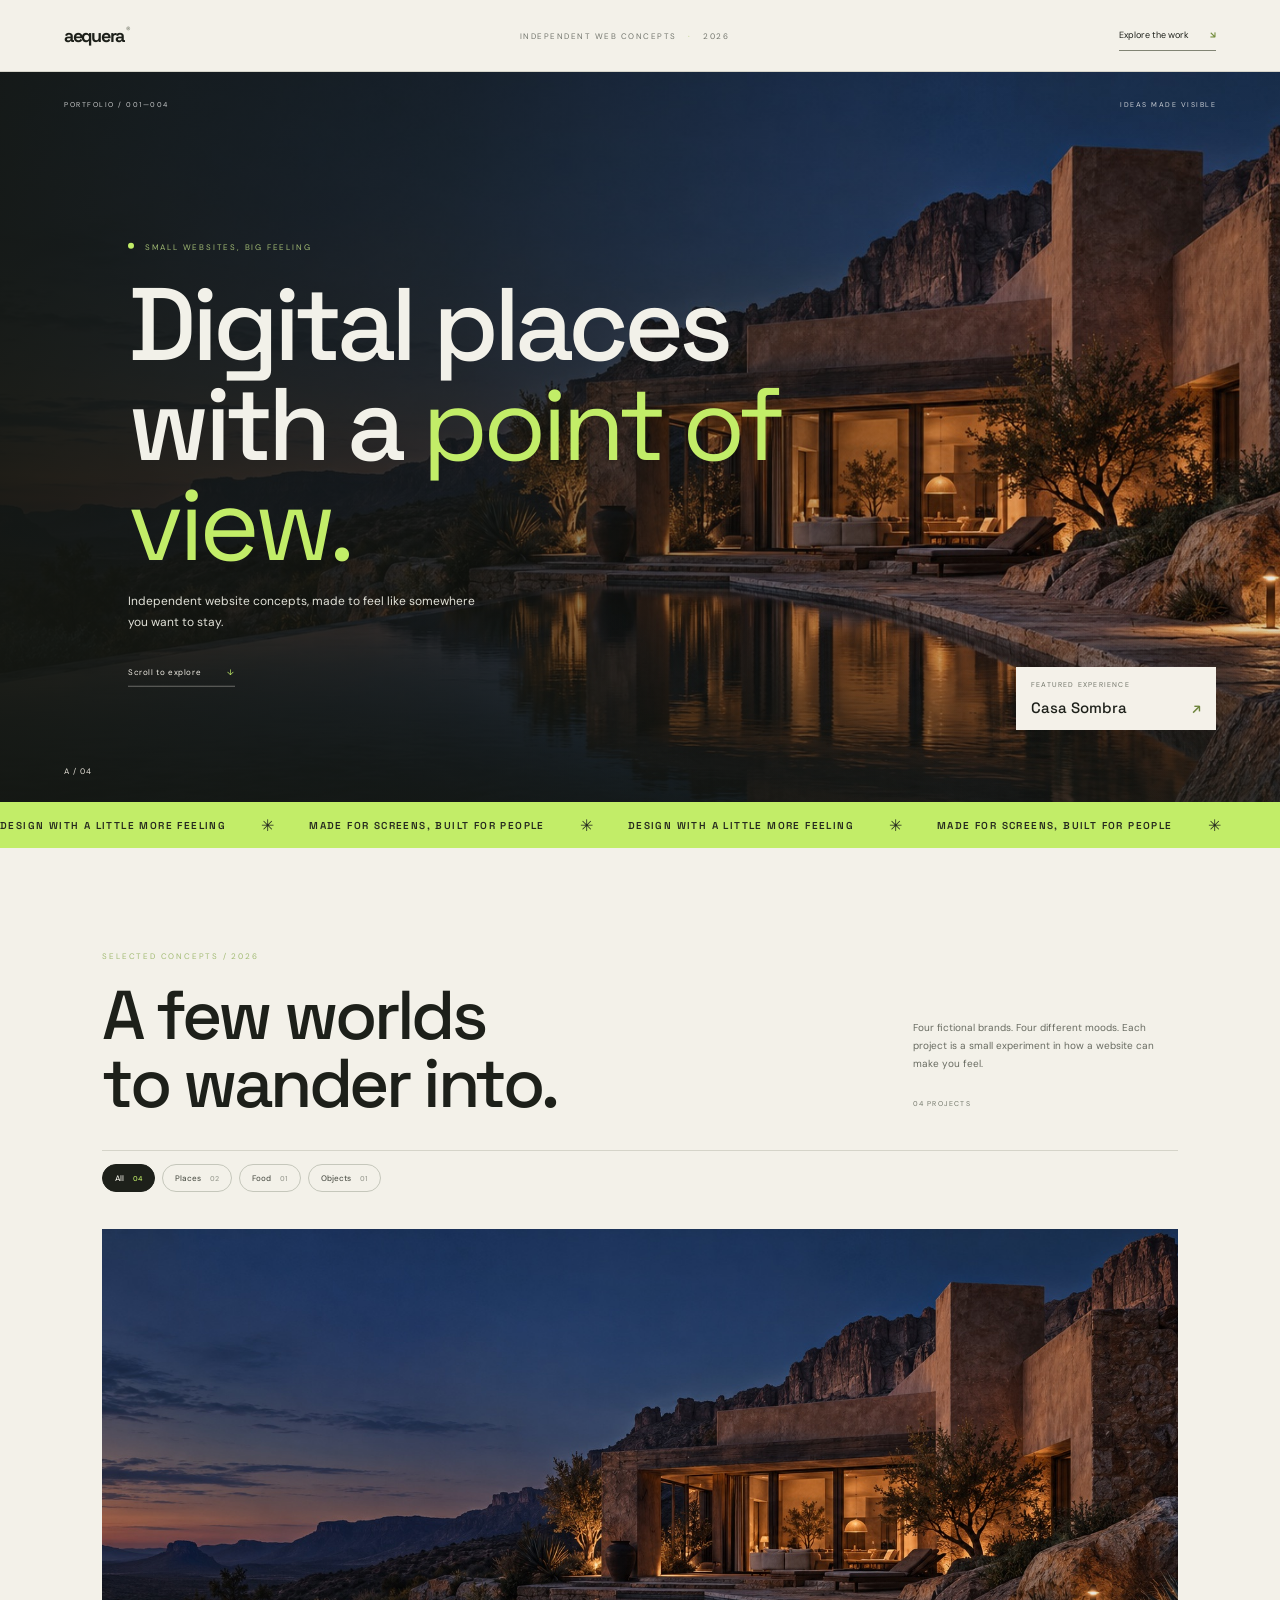
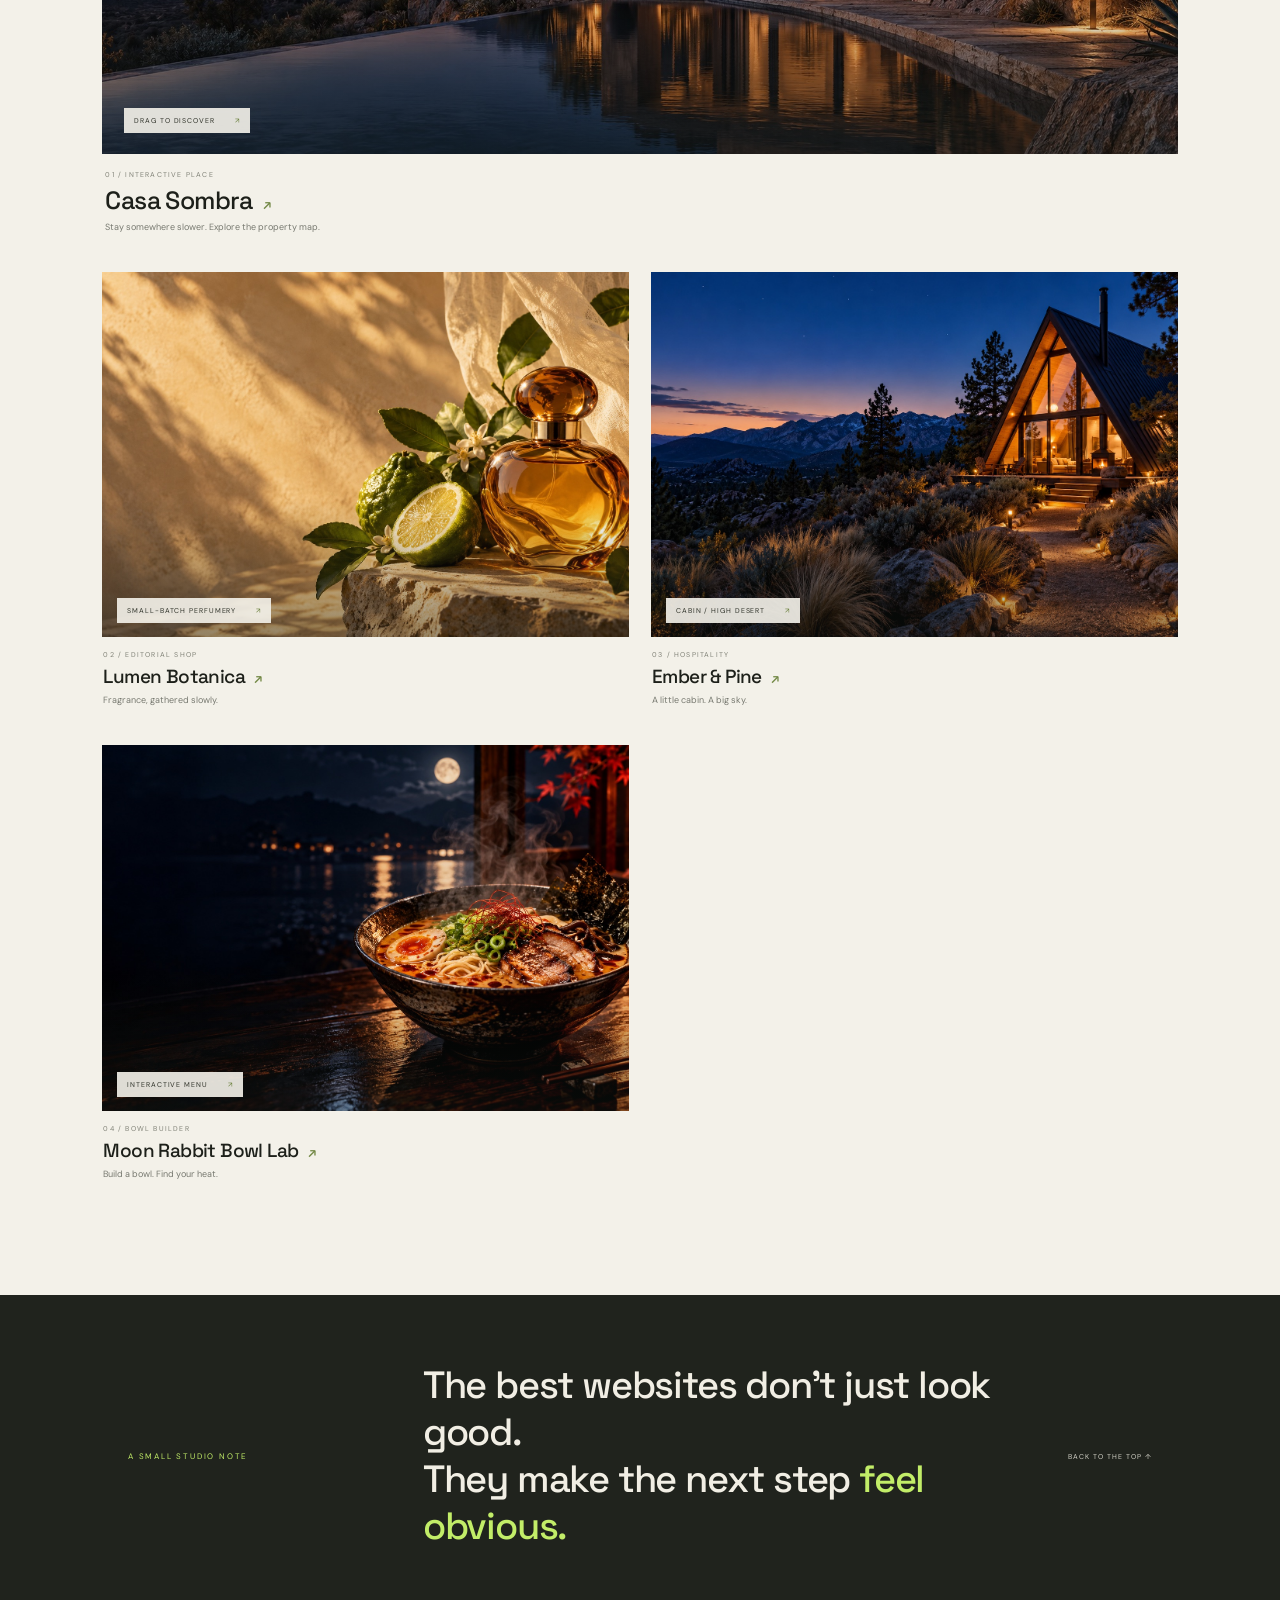
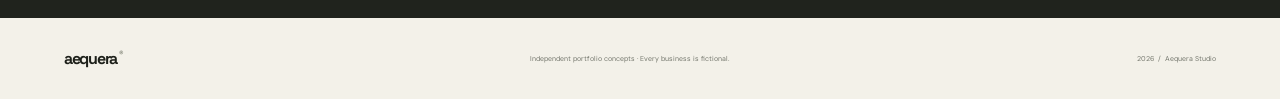
<file: index.html>
<!doctype html>
<html lang="en">
<head><meta charset="utf-8"><meta name="viewport" content="width=device-width,initial-scale=1"><meta name="theme-color" content="#f3f1e9"><meta name="description" content="Selected original website concepts by Aequera Studio."><title>Aequera Studio — web with a point of view</title><link rel="stylesheet" href="style.css"></head>
<body>
<header class="site-nav"><a class="logo" href="./">aequera<span>®</span></a><span class="nav-note">INDEPENDENT WEB CONCEPTS <i>·</i> 2026</span><a class="nav-cta" href="#work">Explore the work <b>↘</b></a></header>
<main>
<section class="hero" id="top">
  <img class="hero-image" src="assets/casa-sombra-hero.jpg" alt="">
  <div class="hero-overlay"></div>
  <div class="hero-meta"><span>PORTFOLIO / 001—004</span><span>IDEAS MADE VISIBLE</span></div>
  <div class="hero-copy"><span class="eyebrow"><i></i> SMALL WEBSITES, BIG FEELING</span><h1>Digital places<br>with a <em>point of view.</em></h1><p>Independent website concepts, made to feel like somewhere you want to stay.</p><a class="hero-link" href="#work">Scroll to explore <span>↓</span></a></div>
  <a class="hero-feature" href="casa-sombra/"><span>FEATURED EXPERIENCE</span><b>Casa Sombra <i>↗</i></b></a>
  <div class="hero-counter">A / 04</div>
</section>
<div class="ticker" aria-hidden="true"><div><span>DESIGN WITH A LITTLE MORE FEELING</span><i>✳</i><span>MADE FOR SCREENS, BUILT FOR PEOPLE</span><i>✳</i><span>DESIGN WITH A LITTLE MORE FEELING</span><i>✳</i><span>MADE FOR SCREENS, BUILT FOR PEOPLE</span><i>✳</i></div></div>
<section class="work-section" id="work"><div class="section-head"><div><span class="eyebrow">SELECTED CONCEPTS / 2026</span><h2>A few worlds<br>to wander into.</h2></div><div class="section-aside"><p>Four fictional brands. Four different moods. Each project is a small experiment in how a website can make you feel.</p><span id="project-count">04 PROJECTS</span></div></div>
<div class="filters" role="group" aria-label="Filter projects">
<button class="filter is-active" type="button" data-filter="all" aria-pressed="true">All <span>04</span></button>
<button class="filter" type="button" data-filter="places" aria-pressed="false">Places <span>02</span></button>
<button class="filter" type="button" data-filter="food" aria-pressed="false">Food <span>01</span></button>
<button class="filter" type="button" data-filter="objects" aria-pressed="false">Objects <span>01</span></button></div>
<div class="work-grid">
<a class="work-card work-featured" data-category="places" href="casa-sombra/"><span class="work-image image-casa"><img src="assets/casa-sombra-hero.jpg" alt="Adobe retreat beside a reflecting pool at dusk"><span class="image-overlay"></span><span class="image-callout">DRAG TO DISCOVER <i>↗</i></span></span><span class="work-details"><span class="work-number">01 / INTERACTIVE PLACE</span><b>Casa Sombra <i>↗</i></b><span>Stay somewhere slower. Explore the property map.</span></span></a>
<a class="work-card" data-category="objects" href="lumen/"><span class="work-image image-lumen"><img src="assets/lumen-botanica-hero.jpg" alt="Amber perfume bottle and botanicals in sunlight"><span class="image-overlay"></span><span class="image-callout">SMALL-BATCH PERFUMERY <i>↗</i></span></span><span class="work-details"><span class="work-number">02 / EDITORIAL SHOP</span><b>Lumen Botanica <i>↗</i></b><span>Fragrance, gathered slowly.</span></span></a>
<a class="work-card" data-category="places" href="ember/"><span class="work-image image-ember"><img src="assets/ember-pine-hero.jpg" alt="Warm cabin glowing in a mountain landscape at twilight"><span class="image-overlay"></span><span class="image-callout">CABIN / HIGH DESERT <i>↗</i></span></span><span class="work-details"><span class="work-number">03 / HOSPITALITY</span><b>Ember &amp; Pine <i>↗</i></b><span>A little cabin. A big sky.</span></span></a>
<a class="work-card" data-category="food" href="bowl-lab/"><span class="work-image image-bowl"><img src="assets/moon-rabbit-hero.jpg" alt="Ramen bowl on a lantern-lit counter"><span class="image-overlay"></span><span class="image-callout">INTERACTIVE MENU <i>↗</i></span></span><span class="work-details"><span class="work-number">04 / BOWL BUILDER</span><b>Moon Rabbit Bowl Lab <i>↗</i></b><span>Build a bowl. Find your heat.</span></span></a>
</div>
</section>
<section class="manifesto"><span class="eyebrow">A SMALL STUDIO NOTE</span><p>The best websites don't just look good.<br>They make the next step <em>feel obvious.</em></p><a href="#top">BACK TO THE TOP ↑</a></section>
</main>
<footer class="site-footer"><a class="logo" href="./">aequera<span>®</span></a><span>Independent portfolio concepts · Every business is fictional.</span><span>2026&nbsp; / &nbsp;Aequera Studio</span></footer>
<script src="portfolio.js"></script></body></html>
</file>
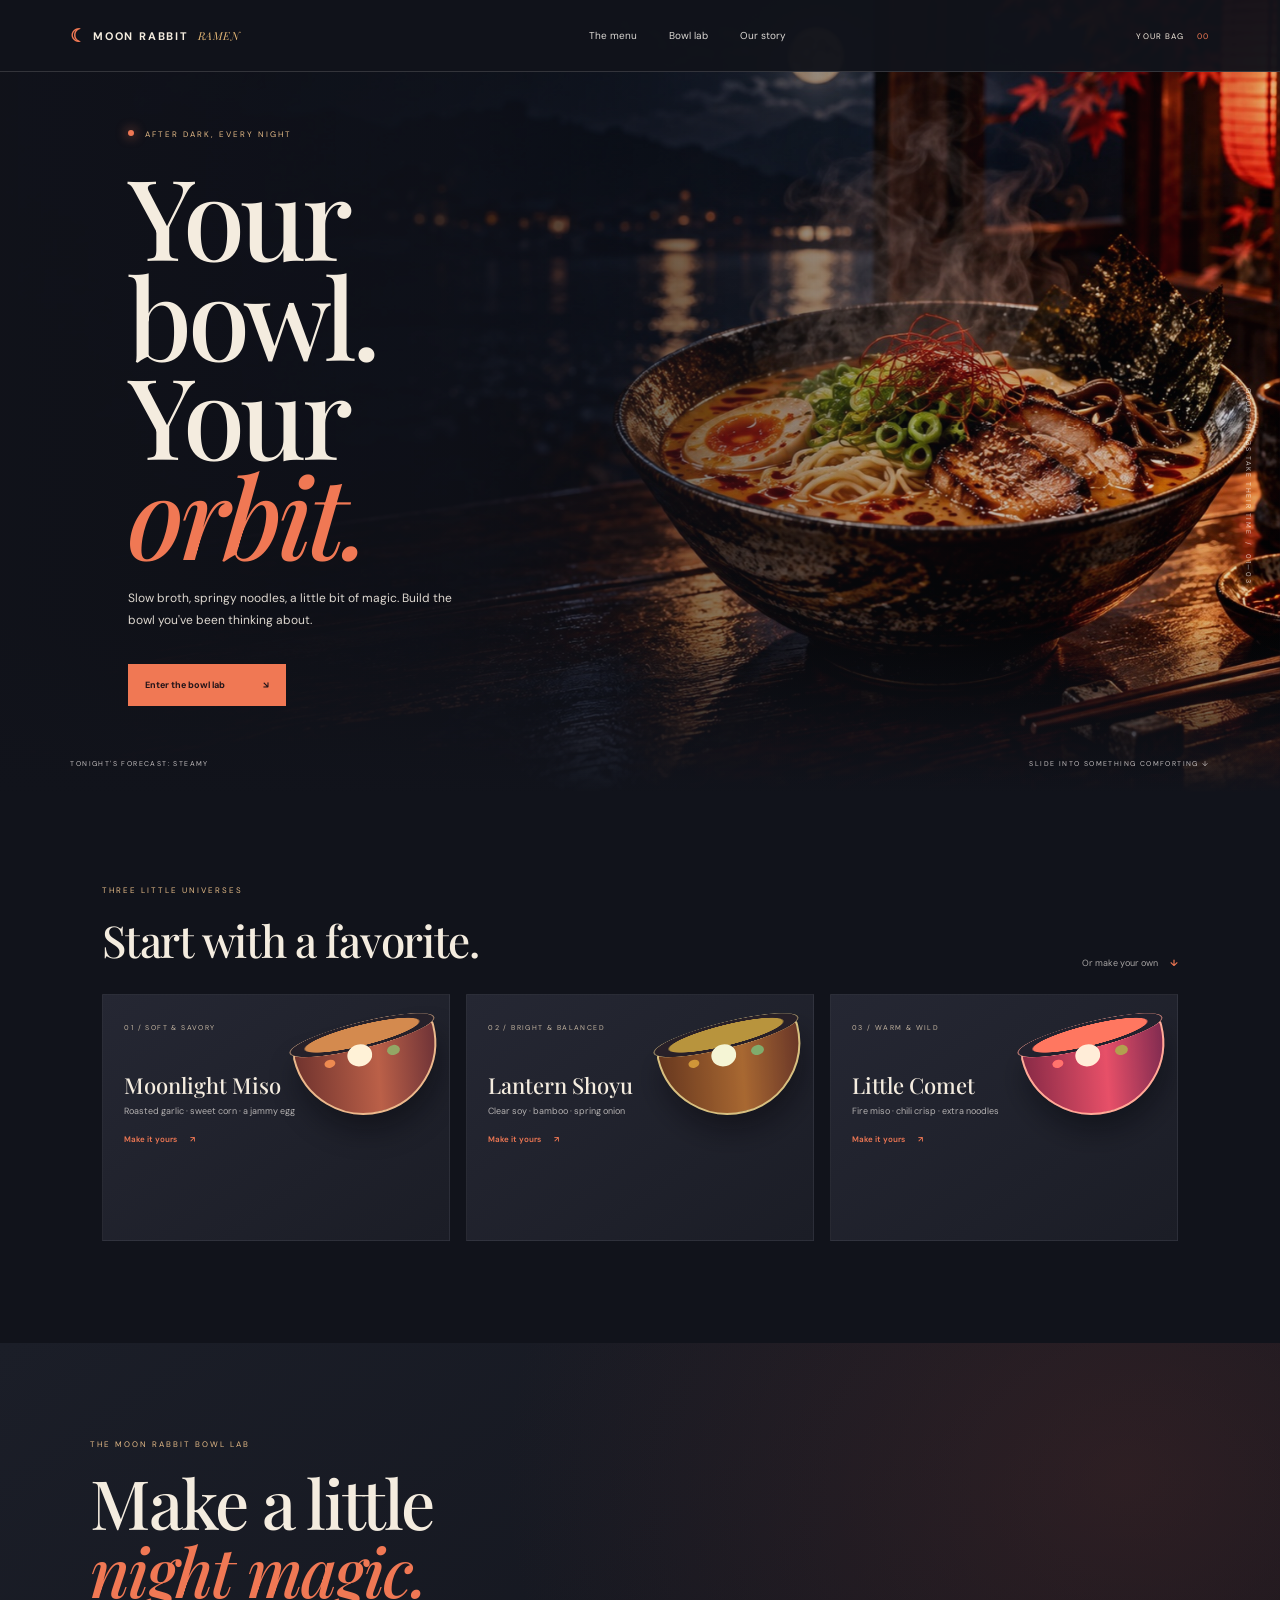
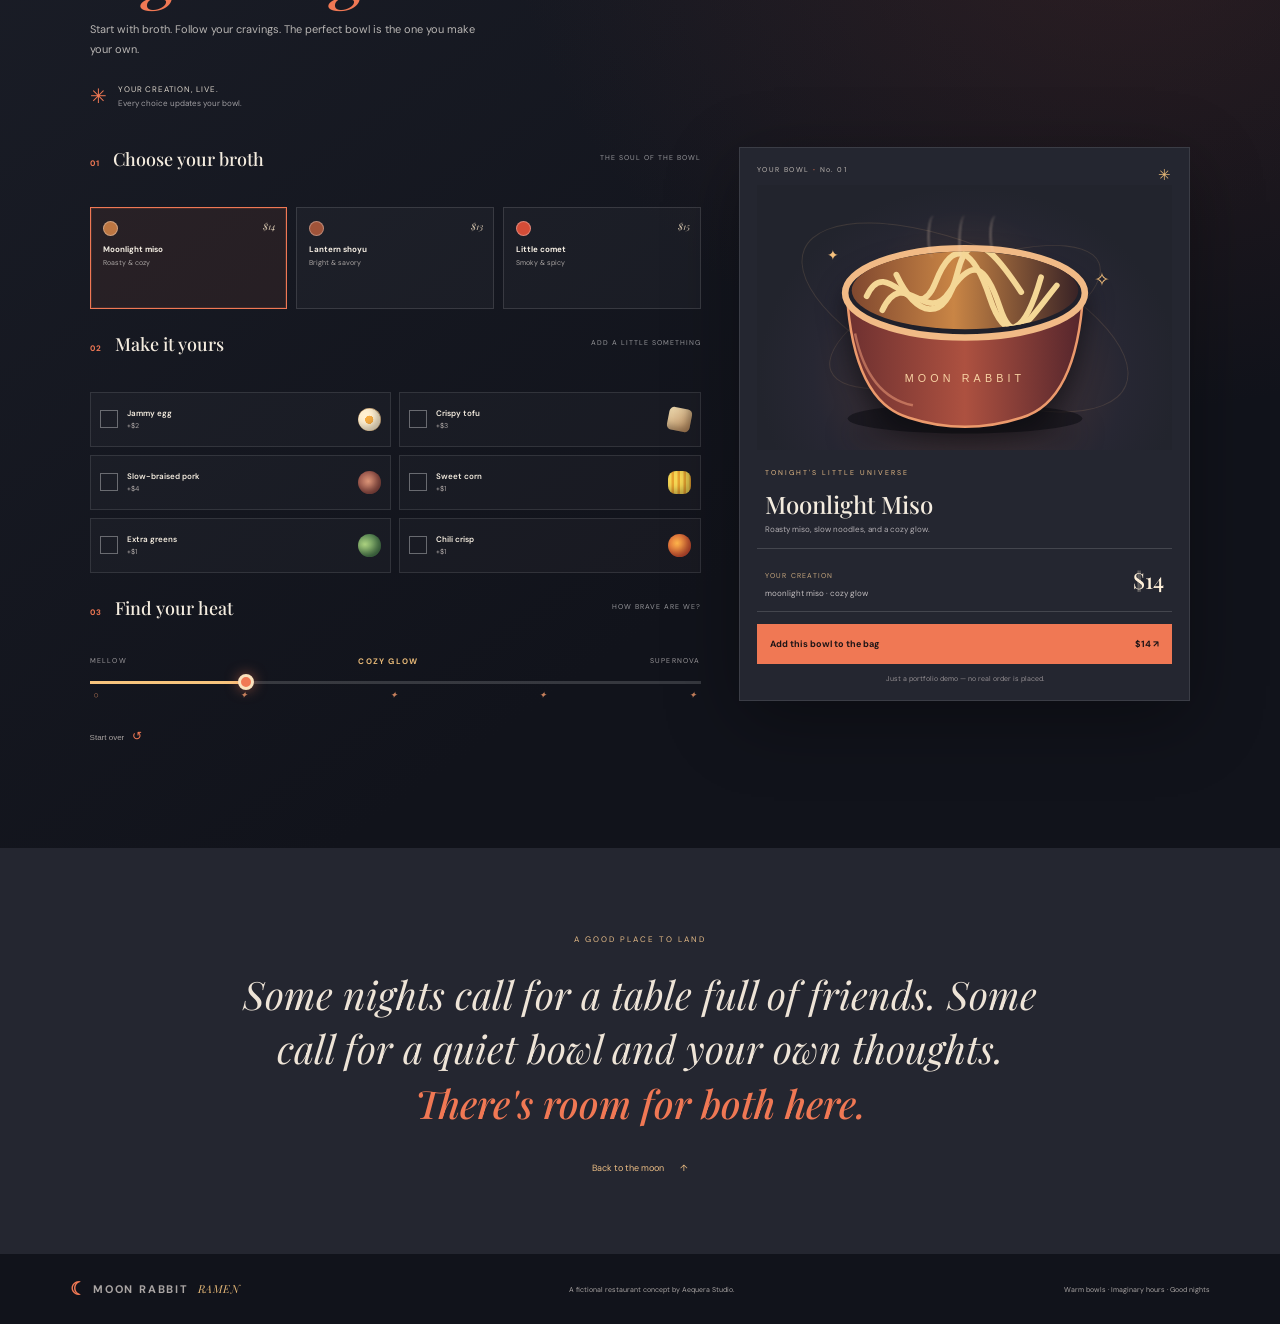
<file: bowl-lab/index.html>
<!doctype html>
<html lang="en">
<head><meta charset="utf-8"><meta name="viewport" content="width=device-width,initial-scale=1"><meta name="theme-color" content="#11131b"><meta name="description" content="Build your bowl at Moon Rabbit's fictional interactive ramen bar."><title>Moon Rabbit Bowl Lab — make it yours</title><link rel="stylesheet" href="style.css"></head>
<body>
<header class="nav"><a class="brand" href="../"><span class="brand-mark">☾</span> MOON RABBIT <i>RAMEN</i></a><nav aria-label="Main navigation"><a href="#menu">The menu</a><a href="#bowl-lab">Bowl lab</a><a href="#story">Our story</a></nav><a class="bag-link" href="#bowl-lab">YOUR BAG <span id="bag-count">00</span></a></header>
<main>
<section class="hero" id="top"><img class="hero-photo" src="../assets/moon-rabbit-hero.jpg" alt="A warm bowl of ramen on a lantern-lit counter"><div class="hero-wash"></div><div class="hero-content"><span class="eyebrow"><span class="live-dot"></span> AFTER DARK, EVERY NIGHT</span><h1>Your bowl.<br>Your <em>orbit.</em></h1><p>Slow broth, springy noodles, a little bit of magic. Build the bowl you've been thinking about.</p><a class="pill-button" href="#bowl-lab">Enter the bowl lab <span>↘</span></a></div><div class="hero-side">GOOD THINGS TAKE THEIR TIME&nbsp; / &nbsp;01—03</div><div class="hero-bottom"><span>TONIGHT'S FORECAST: STEAMY</span><span>SLIDE INTO SOMETHING COMFORTING ↓</span></div></section>
<section class="menu-section" id="menu"><div class="section-heading"><div><span class="eyebrow">THREE LITTLE UNIVERSES</span><h2>Start with a favorite.</h2></div><span class="heading-aside">Or make your own <b>↓</b></span></div><div class="signature-grid">
<article class="signature-card card-miso"><span class="dish-index">01 / SOFT &amp; SAVORY</span><div class="mini-bowl"><span></span></div><h3>Moonlight Miso</h3><p>Roasted garlic · sweet corn · a jammy egg</p><button class="text-button preset" type="button" data-preset="miso">Make it yours <span>↗</span></button></article>
<article class="signature-card card-shoyu"><span class="dish-index">02 / BRIGHT &amp; BALANCED</span><div class="mini-bowl"><span></span></div><h3>Lantern Shoyu</h3><p>Clear soy · bamboo · spring onion</p><button class="text-button preset" type="button" data-preset="shoyu">Make it yours <span>↗</span></button></article>
<article class="signature-card card-fire"><span class="dish-index">03 / WARM &amp; WILD</span><div class="mini-bowl"><span></span></div><h3>Little Comet</h3><p>Fire miso · chili crisp · extra noodles</p><button class="text-button preset" type="button" data-preset="fire">Make it yours <span>↗</span></button></article>
</div></section>
<section class="builder-section" id="bowl-lab"><div class="builder-intro"><span class="eyebrow">THE MOON RABBIT BOWL LAB</span><h2>Make a little<br><em>night magic.</em></h2><p>Start with broth. Follow your cravings. The perfect bowl is the one you make your own.</p><div class="step-note"><span class="step-number">✳</span><span>YOUR CREATION, LIVE.<br><small>Every choice updates your bowl.</small></span></div></div>
<div class="builder-grid"><form id="bowl-form">
<fieldset class="choice-block"><legend><span>01</span> Choose your broth <small>THE SOUL OF THE BOWL</small></legend><div class="broth-options">
<label class="broth-option"><input type="radio" name="broth" value="miso" checked><span class="radio-card"><i class="swatch swatch-miso"></i><b>Moonlight miso</b><small>Roasty &amp; cozy</small><em>$14</em></span></label>
<label class="broth-option"><input type="radio" name="broth" value="shoyu"><span class="radio-card"><i class="swatch swatch-shoyu"></i><b>Lantern shoyu</b><small>Bright &amp; savory</small><em>$13</em></span></label>
<label class="broth-option"><input type="radio" name="broth" value="fire"><span class="radio-card"><i class="swatch swatch-fire"></i><b>Little comet</b><small>Smoky &amp; spicy</small><em>$15</em></span></label></div></fieldset>
<fieldset class="choice-block"><legend><span>02</span> Make it yours <small>ADD A LITTLE SOMETHING</small></legend><div class="add-on-grid">
<label class="addon"><input type="checkbox" name="extra" value="egg" data-price="200"><span class="checkmark">+</span><span><b>Jammy egg</b><small>+$2</small></span><i class="ingredient egg-icon"></i></label>
<label class="addon"><input type="checkbox" name="extra" value="tofu" data-price="300"><span class="checkmark">+</span><span><b>Crispy tofu</b><small>+$3</small></span><i class="ingredient tofu-icon"></i></label>
<label class="addon"><input type="checkbox" name="extra" value="pork" data-price="400"><span class="checkmark">+</span><span><b>Slow-braised pork</b><small>+$4</small></span><i class="ingredient pork-icon"></i></label>
<label class="addon"><input type="checkbox" name="extra" value="corn" data-price="100"><span class="checkmark">+</span><span><b>Sweet corn</b><small>+$1</small></span><i class="ingredient corn-icon"></i></label>
<label class="addon"><input type="checkbox" name="extra" value="greens" data-price="100"><span class="checkmark">+</span><span><b>Extra greens</b><small>+$1</small></span><i class="ingredient green-icon"></i></label>
<label class="addon"><input type="checkbox" name="extra" value="chili" data-price="100"><span class="checkmark">+</span><span><b>Chili crisp</b><small>+$1</small></span><i class="ingredient chili-icon"></i></label></div></fieldset>
<fieldset class="choice-block heat-block"><legend><span>03</span> Find your heat <small>HOW BRAVE ARE WE?</small></legend><div class="heat-labels"><span>MELLOW</span><output id="heat-word" for="heat">COZY GLOW</output><span>SUPERNOVA</span></div><input id="heat" class="heat-slider" type="range" min="0" max="4" value="1" aria-label="Spice level from mellow to supernova"><div class="heat-scale" aria-hidden="true"><i>○</i><i>✦</i><i>✦</i><i>✦</i><i>✦</i></div></fieldset><button class="reset-button" type="reset">Start over <span>↺</span></button>
</form>
<aside class="preview-card" aria-label="Live preview of your ramen bowl"><div class="preview-top"><span>YOUR BOWL <b>·</b> No. <span id="bowl-number">01</span></span><span class="preview-spark">✳</span></div>
<div class="bowl-stage" id="bowl-stage" style="--broth-color:#c98545;--heat-glow:0.2"><div class="orbit orbit-one"></div><div class="orbit orbit-two"></div><span class="stage-star star-one">✦</span><span class="stage-star star-two">✧</span><div class="steam"><i></i><i></i><i></i></div>
<svg class="bowl-art" viewBox="0 0 420 300" role="img" aria-label="Illustration of your custom ramen bowl"><defs><linearGradient id="ceramic" x1="0" x2="1"><stop offset="0" stop-color="#6d3030"/><stop offset=".5" stop-color="#ad5140"/><stop offset="1" stop-color="#54252c"/></linearGradient><linearGradient id="broth" x1="0" x2="1"><stop offset="0" stop-color="#80482f"/><stop offset=".45" stop-color="var(--broth-color)"/><stop offset="1" stop-color="#392326"/></linearGradient><clipPath id="soup-clip"><ellipse cx="210" cy="113" rx="137" ry="47"/></clipPath></defs>
<ellipse cx="210" cy="268" rx="142" ry="18" fill="#04060b" opacity=".45"/><path d="M67 116 Q75 248 142 267 Q210 289 278 267 Q345 248 353 116Z" fill="url(#ceramic)" stroke="#ec9a6c" stroke-width="3"/><ellipse cx="210" cy="116" rx="145" ry="54" fill="#20202a" stroke="#f1ba86" stroke-width="8"/><ellipse cx="210" cy="113" rx="137" ry="47" fill="url(#broth)"/>
<g clip-path="url(#soup-clip)" fill="none" stroke="#f4d796" stroke-width="7" stroke-linecap="round"><path d="M91 120 C116 65 151 163 174 104 S221 65 240 122 S282 167 302 97"/><path d="M110 137 C136 82 163 157 191 115 S235 81 252 133 S286 150 321 107"/><path d="M127 94 C151 145 185 155 201 91 S251 74 278 115"/></g>
<g class="garnish garnish-egg" id="garnish-egg"><ellipse cx="162" cy="104" rx="26" ry="20" fill="#fff0d5"/><ellipse cx="162" cy="104" rx="10" ry="9" fill="#f5a842"/></g>
<g class="garnish garnish-tofu" id="garnish-tofu"><rect x="229" y="92" width="29" height="20" rx="5" fill="#e7cf9a" transform="rotate(-14 229 92)"/><rect x="258" y="120" width="26" height="18" rx="5" fill="#cfad71" transform="rotate(15 258 120)"/></g>
<g class="garnish garnish-corn" id="garnish-corn"><circle cx="112" cy="105" r="5" fill="#ffdc6b"/><circle cx="123" cy="98" r="5" fill="#ffdc6b"/><circle cx="130" cy="110" r="5" fill="#ffdc6b"/><circle cx="119" cy="117" r="5" fill="#ffdc6b"/></g>
<g class="garnish garnish-greens" id="garnish-greens"><path d="M272 89 Q293 76 299 98 Q282 105 272 89 M285 111 Q304 98 314 118 Q297 130 285 111 M250 82 Q264 64 278 81 Q267 98 250 82" fill="#90ae64"/></g>
<g class="garnish garnish-chili" id="garnish-chili"><path d="M194 91 Q213 76 231 91 Q214 105 194 91" fill="#e76d42"/><circle cx="213" cy="88" r="4" fill="#ffd074"/></g>
<path d="M77 165 Q93 241 147 252" fill="none" stroke="#ed9c79" stroke-width="3" opacity=".55"/><text x="210" y="224" text-anchor="middle" fill="#f8d2a3" font-family="sans-serif" font-size="13" letter-spacing="5">MOON RABBIT</text></svg><span class="heat-halo" aria-hidden="true"></span></div>
<div class="preview-copy"><span class="eyebrow">TONIGHT'S LITTLE UNIVERSE</span><h3 id="bowl-title">Moonlight Miso</h3><p id="bowl-description">Roasty miso, slow noodles, and a cozy glow.</p></div>
<div class="order-summary"><div><span>YOUR CREATION</span><p id="order-summary">Moonlight miso · cozy glow</p></div><strong id="total-price">$14</strong></div><button class="add-button" id="add-to-bag" type="button"><span>Add this bowl to the bag</span><b id="button-price">$14 ↗</b></button><p class="demo-note">Just a portfolio demo — no real order is placed.</p></aside></div><div class="toast" id="toast" role="status" aria-live="polite"></div>
</section>
<section class="story-section" id="story"><span class="eyebrow">A GOOD PLACE TO LAND</span><p>Some nights call for a table full of friends. Some call for a quiet bowl and your own thoughts. <em>There's room for both here.</em></p><a href="#top">Back to the moon <span>↑</span></a></section>
</main><footer><a class="brand" href="../"><span class="brand-mark">☾</span> MOON RABBIT <i>RAMEN</i></a><span>A fictional restaurant concept by Aequera Studio.</span><span>Warm bowls · Imaginary hours · Good nights</span></footer><script src="app.js"></script></body></html>
</file>
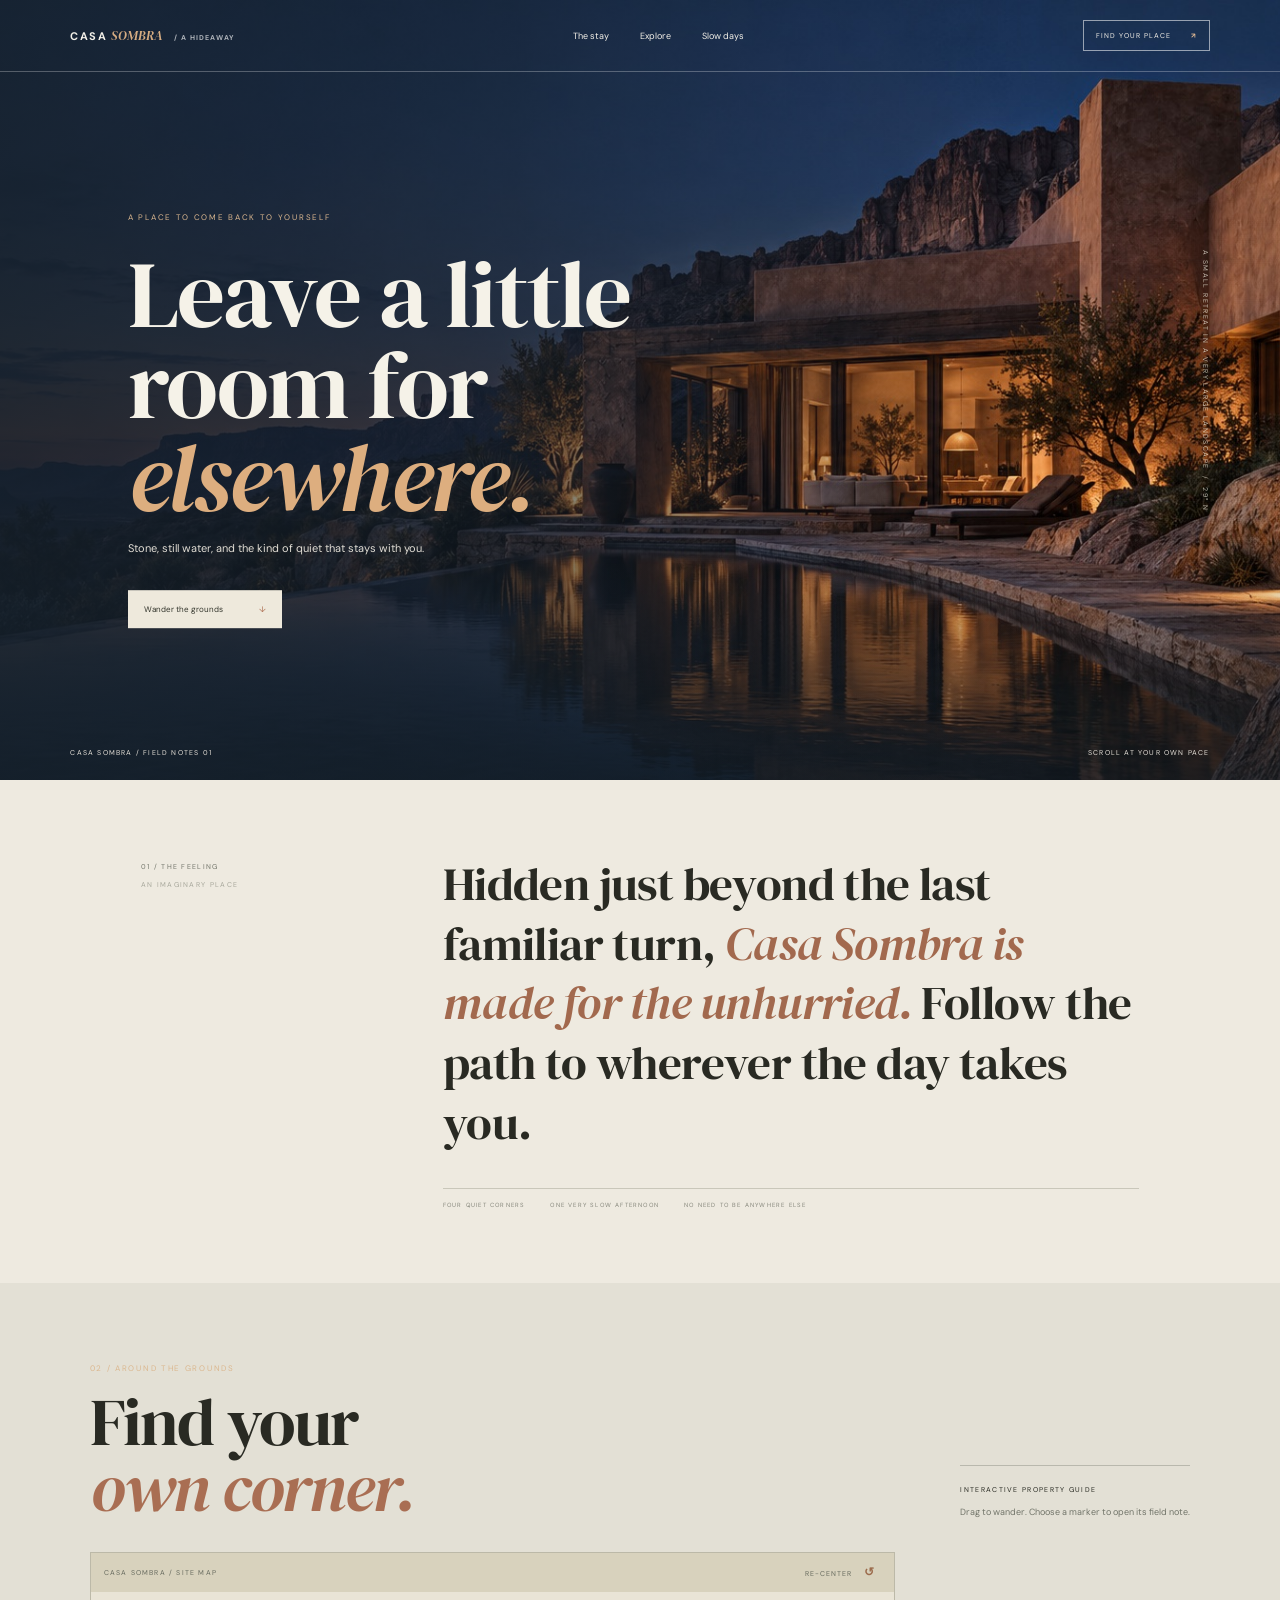
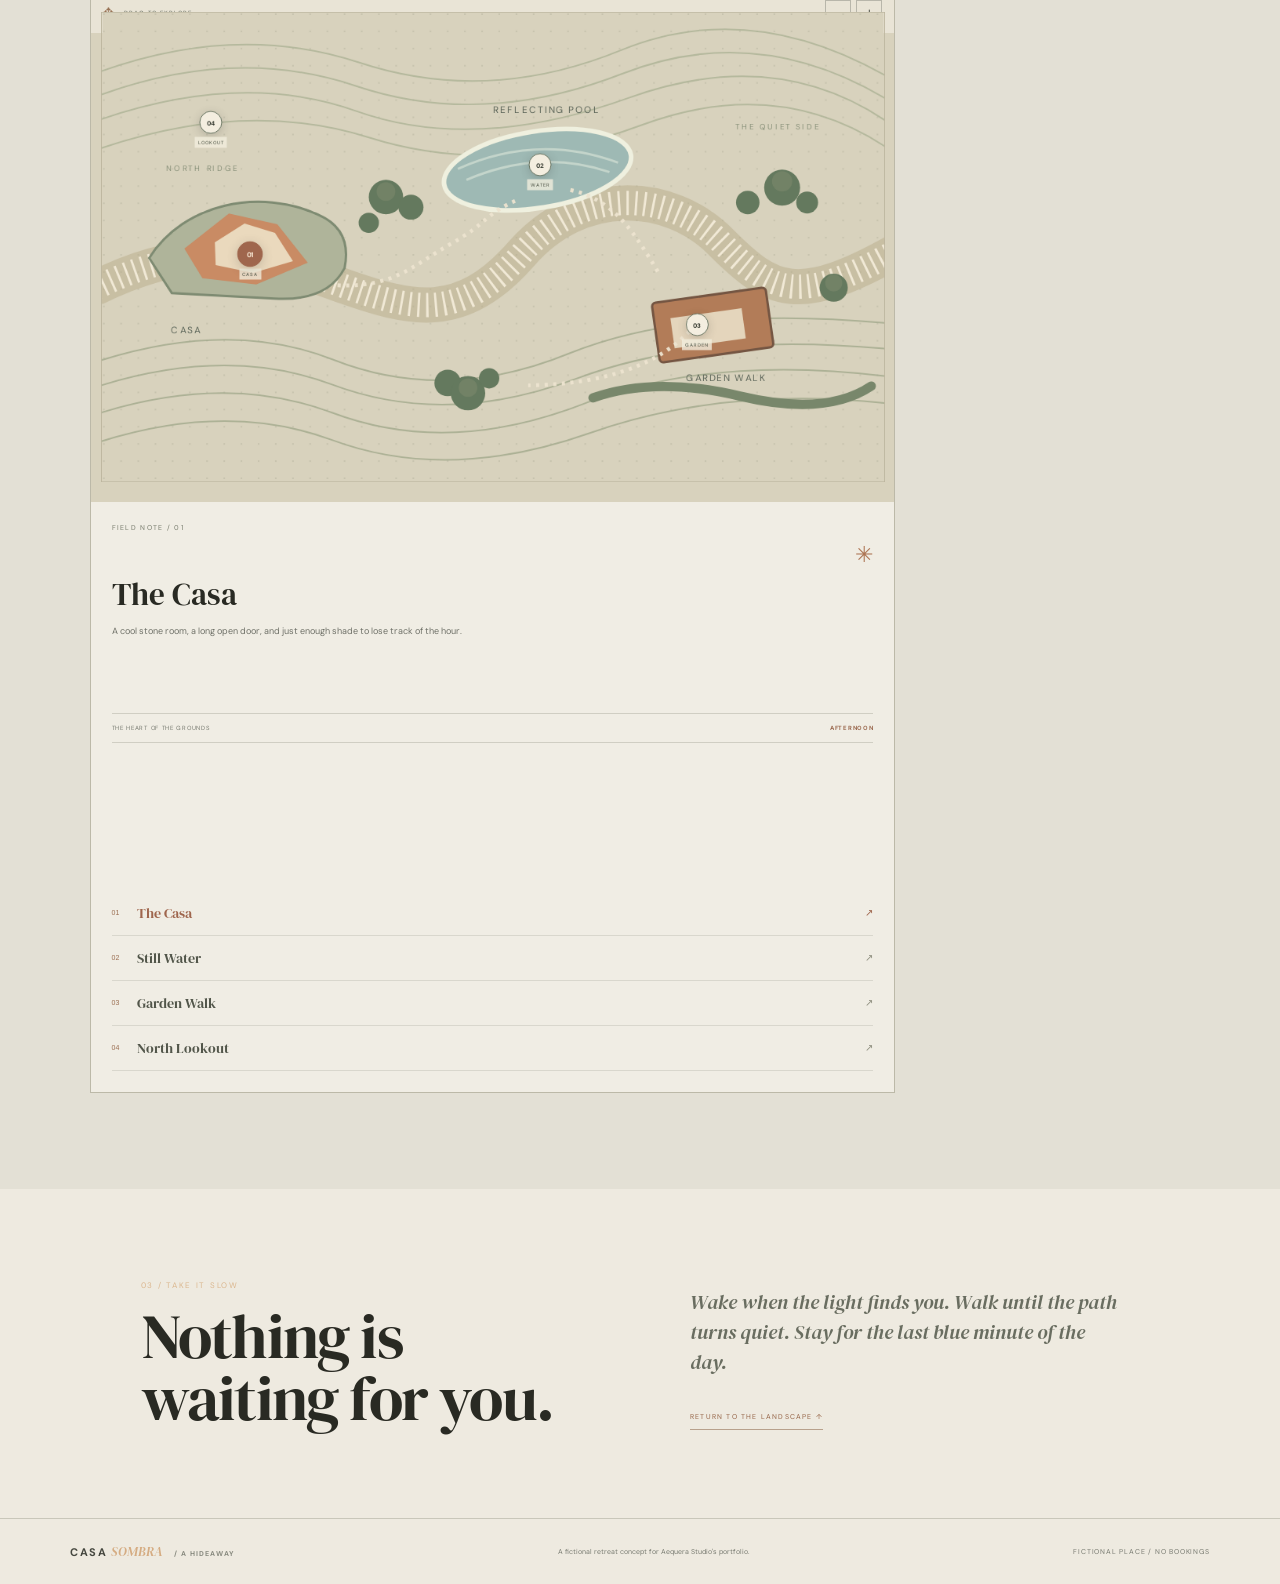
<file: casa-sombra/index.html>
<!doctype html>
<html lang="en">
<head><meta charset="utf-8"><meta name="viewport" content="width=device-width,initial-scale=1"><meta name="theme-color" content="#eeeae0"><meta name="description" content="An interactive property guide for the fictional Casa Sombra retreat."><title>Casa Sombra — find your somewhere</title><link rel="stylesheet" href="style.css"></head>
<body>
<header class="casa-nav"><a class="casa-wordmark" href="../">CASA <i>SOMBRA</i><span> / A HIDEAWAY</span></a><nav aria-label="Main navigation"><a href="#stay">The stay</a><a href="#explore">Explore</a><a href="#ritual">Slow days</a></nav><a class="nav-book" href="#explore">FIND YOUR PLACE <b>↗</b></a></header>
<main>
<section class="casa-hero" id="top"><img src="../assets/casa-sombra-hero.jpg" alt="Quiet adobe retreat and reflecting pool beneath a dusky mountain sky"><div class="casa-shade"></div><div class="hero-caption">A SMALL RETREAT IN A VERY LARGE LANDSCAPE&nbsp; / &nbsp;29° N</div><div class="casa-hero-copy"><span class="casa-kicker">A PLACE TO COME BACK TO YOURSELF</span><h1>Leave a little<br>room for <em>elsewhere.</em></h1><p>Stone, still water, and the kind of quiet that stays with you.</p><a href="#explore" class="casa-button">Wander the grounds <span>↓</span></a></div><div class="hero-foot"><span>CASA SOMBRA / FIELD NOTES 01</span><span>SCROLL AT YOUR OWN PACE</span></div></section>
<section class="intro-block" id="stay"><div class="intro-label"><span>01 / THE FEELING</span><span>AN IMAGINARY PLACE</span></div><p>Hidden just beyond the last familiar turn, <em>Casa Sombra is made for the unhurried.</em> Follow the path to wherever the day takes you.</p><div class="intro-foot"><span>FOUR QUIET CORNERS</span><span>ONE VERY SLOW AFTERNOON</span><span>NO NEED TO BE ANYWHERE ELSE</span></div></section>
<section class="explore-section" id="explore"><div class="explore-head"><div><span class="casa-kicker">02 / AROUND THE GROUNDS</span><h2>Find your<br><em>own corner.</em></h2></div><div class="explore-legend"><span>INTERACTIVE PROPERTY GUIDE</span><p>Drag to wander. Choose a marker to open its field note.</p></div></div>
<div class="explore-layout">
<div class="map-frame"><div class="map-topline"><span>CASA SOMBRA / SITE MAP</span><button type="button" id="map-reset">RE-CENTER <b>↺</b></button></div>
<div class="map-viewport" id="map-viewport" tabindex="0" role="region" aria-label="Interactive property map. Drag to explore, use plus and minus to zoom, and select a numbered marker.">
<div class="map-world" id="map-world">
<svg class="site-map" viewBox="0 0 1000 600" role="img" aria-label="Illustrated map showing the house, garden, pool, and lookout">
<defs><pattern id="dots" width="22" height="22" patternUnits="userSpaceOnUse"><circle cx="2" cy="2" r="1" fill="#7a8067" opacity=".23"/></pattern></defs>
<rect width="1000" height="600" fill="#d8d2bd"/><rect width="1000" height="600" fill="url(#dots)"/>
<path d="M-20 82 Q165 10 329 64 T664 48 T1020 91 M-20 112 Q164 40 325 94 T666 78 T1020 121 M-20 143 Q173 72 325 126 T674 109 T1020 151 M-20 180 Q177 108 342 160 T690 144 T1020 184" fill="none" stroke="#aab093" stroke-width="2" opacity=".75"/>
<path d="M-40 458 Q151 387 295 444 T598 436 T1030 400 M-40 490 Q148 421 294 476 T608 468 T1030 433 M-40 525 Q146 456 294 512 T615 501 T1030 469 M-40 562 Q146 492 294 547 T624 538 T1030 503" fill="none" stroke="#9ea688" stroke-width="2" opacity=".75"/>
<path d="M-10 353 C139 279 223 320 309 350 S459 397 536 309 S726 228 791 293 S889 378 1023 301" fill="none" stroke="#b7a987" stroke-width="45" opacity=".48"/>
<path d="M-10 353 C139 279 223 320 309 350 S459 397 536 309 S726 228 791 293 S889 378 1023 301" fill="none" stroke="#f1e9d6" stroke-width="31" stroke-dasharray="3 8"/>
<path d="M60 314 C104 244 202 224 277 259 Q320 278 310 327 Q288 370 220 366 L89 359Z" fill="#afb49a" stroke="#7e8b72" stroke-width="3"/>
<path d="M105 302 L162 257 L224 271 L263 320 L197 348 L128 340Z" fill="#c98b64"/><path d="M144 294 L182 270 L221 282 L244 318 L193 333 L145 323Z" fill="#ead9bd"/>
<ellipse cx="557" cy="201" rx="121" ry="49" fill="#9eb9b4" stroke="#eff0df" stroke-width="6" transform="rotate(-9 557 201)"/>
<path d="M455 200 Q558 154 660 192 M466 214 Q560 174 649 204" fill="none" stroke="#d5e1d6" stroke-width="3" opacity=".7"/>
<rect x="703" y="372" width="147" height="77" rx="5" fill="#b27c58" stroke="#745542" stroke-width="3" transform="rotate(-8 703 372)"/><rect x="727" y="391" width="92" height="39" fill="#e4d5bc" transform="rotate(-8 727 391)"/>
<path d="M628 493 Q708 465 817 491 T984 478" fill="none" stroke="#78876b" stroke-width="12" stroke-linecap="round"/>
<g fill="#64795e"><circle cx="363" cy="236" r="22"/><circle cx="395" cy="249" r="16"/><circle cx="341" cy="269" r="13"/><circle cx="870" cy="224" r="23"/><circle cx="902" cy="243" r="14"/><circle cx="826" cy="243" r="15"/><circle cx="442" cy="474" r="17"/><circle cx="468" cy="487" r="22"/><circle cx="495" cy="468" r="13"/><circle cx="936" cy="352" r="18"/></g>
<g fill="#7c896c" opacity=".6"><circle cx="363" cy="229" r="12"/><circle cx="870" cy="216" r="13"/><circle cx="468" cy="480" r="12"/><circle cx="936" cy="346" r="11"/></g>
<path d="M301 349 C374 352 398 323 446 296 S490 257 533 239 M599 227 C656 240 680 281 712 333 M751 408 C715 447 648 476 545 477" fill="none" stroke="#eee4d0" stroke-width="5" stroke-dasharray="4 7" opacity=".95"/>
<text x="88" y="410" fill="#5d665a" font-size="12" letter-spacing="2">CASA</text><text x="500" y="128" fill="#5d665a" font-size="12" letter-spacing="2">REFLECTING POOL</text><text x="747" y="472" fill="#5d665a" font-size="12" letter-spacing="2">GARDEN WALK</text><text x="82" y="203" fill="#89917a" font-size="10" letter-spacing="3">NORTH RIDGE</text><text x="810" y="150" fill="#89917a" font-size="10" letter-spacing="3">THE QUIET SIDE</text>
</svg>
<button class="map-pin pin-casa is-selected" type="button" data-place="casa" aria-label="Explore Casa, place 1" aria-pressed="true"><span>01</span><i>CASA</i></button>
<button class="map-pin pin-pool" type="button" data-place="pool" aria-label="Explore the reflecting pool, place 2" aria-pressed="false"><span>02</span><i>WATER</i></button>
<button class="map-pin pin-garden" type="button" data-place="garden" aria-label="Explore the garden walk, place 3" aria-pressed="false"><span>03</span><i>GARDEN</i></button>
<button class="map-pin pin-lookout" type="button" data-place="lookout" aria-label="Explore the north lookout, place 4" aria-pressed="false"><span>04</span><i>LOOKOUT</i></button>
</div><div class="map-controls"><span class="drag-hint"><i>✥</i> DRAG TO EXPLORE</span><div><button type="button" id="zoom-out" aria-label="Zoom out">−</button><button type="button" id="zoom-in" aria-label="Zoom in">+</button></div></div></div>
<aside class="place-panel" aria-live="polite"><span class="panel-index" id="place-index">FIELD NOTE / 01</span><span class="place-symbol" id="place-symbol">✳</span><h3 id="place-title">The Casa</h3><p id="place-description">A cool stone room, a long open door, and just enough shade to lose track of the hour.</p><div class="place-meta"><span id="place-meta">THE HEART OF THE GROUNDS</span><b id="place-time">AFTERNOON</b></div><div class="place-list">
<button type="button" class="place-row is-selected" data-place="casa"><span>01</span><b>The Casa</b><i>↗</i></button><button type="button" class="place-row" data-place="pool"><span>02</span><b>Still Water</b><i>↗</i></button><button type="button" class="place-row" data-place="garden"><span>03</span><b>Garden Walk</b><i>↗</i></button><button type="button" class="place-row" data-place="lookout"><span>04</span><b>North Lookout</b><i>↗</i></button>
</div></aside></div>
</section>
<section class="ritual-section" id="ritual"><div><span class="casa-kicker">03 / TAKE IT SLOW</span><h2>Nothing is<br>waiting for you.</h2></div><div class="ritual-copy"><p>Wake when the light finds you. Walk until the path turns quiet. Stay for the last blue minute of the day.</p><a href="#top">RETURN TO THE LANDSCAPE ↑</a></div></section>
</main>
<footer><a class="casa-wordmark" href="../">CASA <i>SOMBRA</i><span> / A HIDEAWAY</span></a><span>A fictional retreat concept for Aequera Studio's portfolio.</span><span>FICTIONAL PLACE / NO BOOKINGS</span></footer>
<script src="app.js"></script></body></html>
</file>
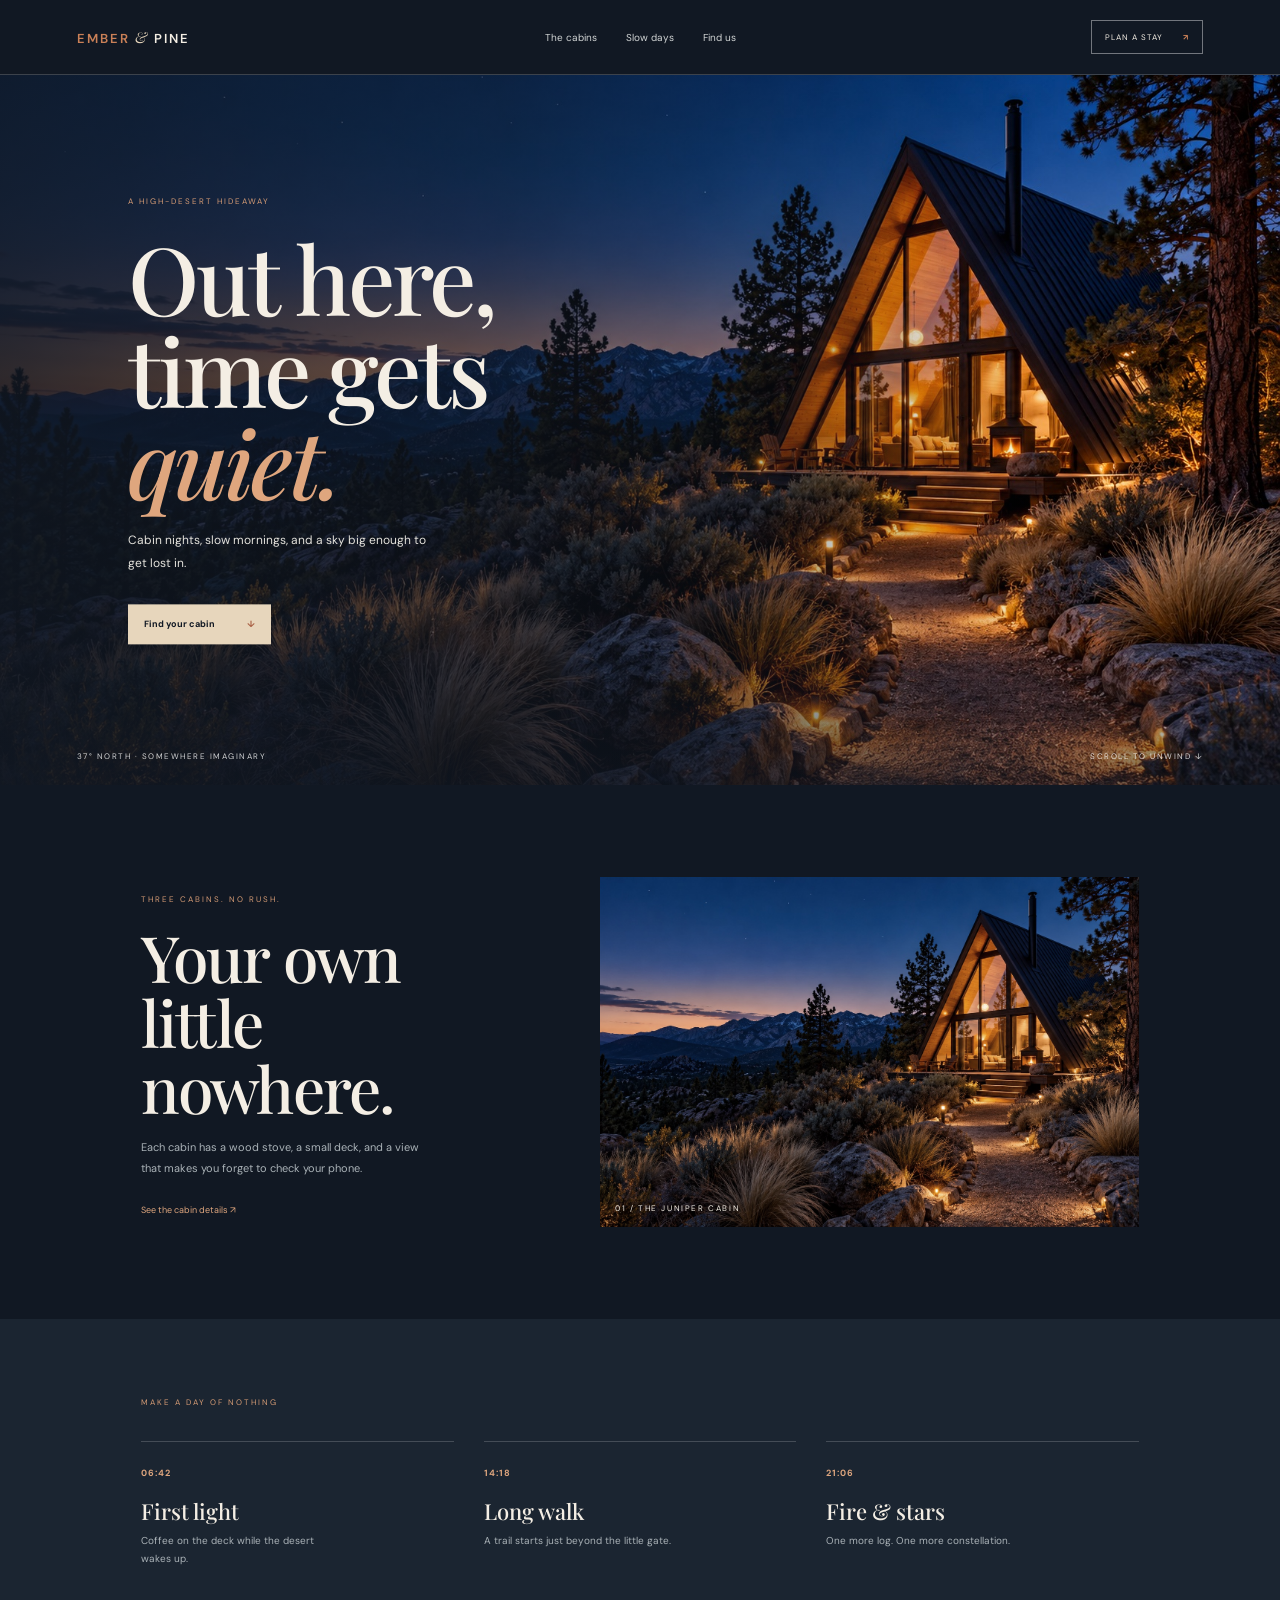
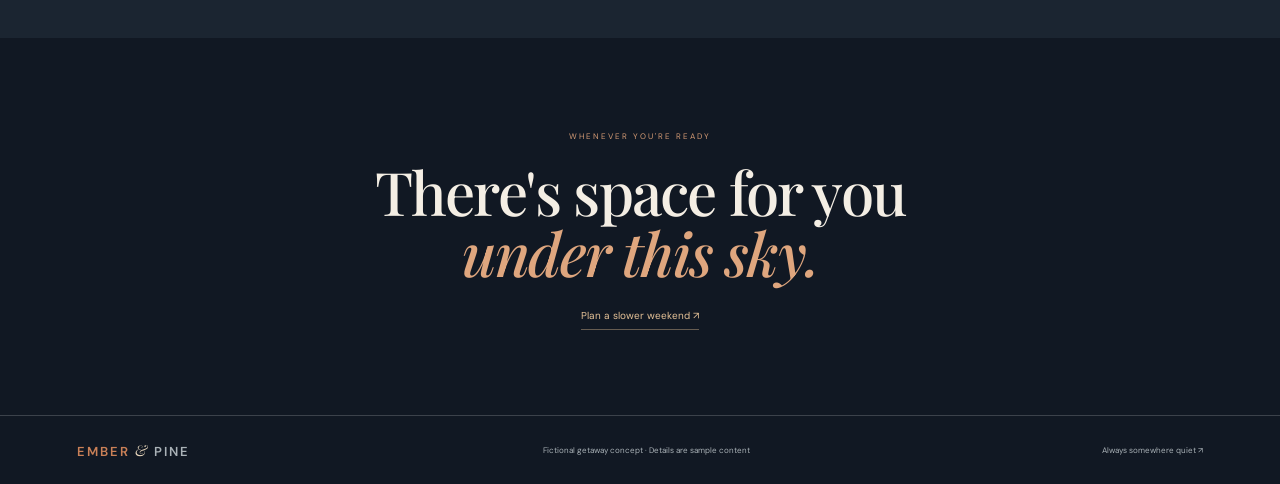
<file: ember/index.html>
<!doctype html>
<html lang="en">
<head><meta charset="utf-8"><meta name="viewport" content="width=device-width,initial-scale=1"><meta name="theme-color" content="#111823"><meta name="description" content="An imaginary high-desert cabin retreat for long weekends and clear night skies."><title>Ember &amp; Pine — get a little farther out</title><link rel="stylesheet" href="style.css"></head>
<body>
<header class="nav"><a class="brand" href="../"><span>EMBER</span> <i>&amp;</i> PINE</a><nav><a href="#cabins">The cabins</a><a href="#slow">Slow days</a><a href="#find">Find us</a></nav><a class="book" href="#cabins">PLAN A STAY <b>↗</b></a></header>
<main><section class="hero"><img src="../assets/ember-pine-hero.jpg" alt="A warm, light-filled A-frame cabin beneath a blue evening sky"><div class="hero-shade"></div><div class="hero-copy"><span class="eyebrow">A HIGH-DESERT HIDEAWAY</span><h1>Out here,<br>time gets <i>quiet.</i></h1><p>Cabin nights, slow mornings, and a sky big enough to get lost in.</p><a class="button" href="#cabins">Find your cabin <span>↓</span></a></div><div class="hero-bottom"><span>37° NORTH · SOMEWHERE IMAGINARY</span><span>SCROLL TO UNWIND ↓</span></div></section>
<section class="stay" id="cabins"><div class="stay-copy"><span class="eyebrow">THREE CABINS. NO RUSH.</span><h2>Your own<br>little nowhere.</h2><p>Each cabin has a wood stove, a small deck, and a view that makes you forget to check your phone.</p><a class="text-link" href="#find">See the cabin details ↗</a></div><div class="stay-photo"><img src="../assets/ember-pine-hero.jpg" alt="The cabin tucked between pines and desert grasses"><span>01 / THE JUNIPER CABIN</span></div></section>
<section class="rituals" id="slow"><span class="eyebrow">MAKE A DAY OF NOTHING</span><div class="ritual-grid"><article><b>06:42</b><h3>First light</h3><p>Coffee on the deck while the desert wakes up.</p></article><article><b>14:18</b><h3>Long walk</h3><p>A trail starts just beyond the little gate.</p></article><article><b>21:06</b><h3>Fire &amp; stars</h3><p>One more log. One more constellation.</p></article></div></section>
<section class="closing" id="find"><span class="eyebrow">WHENEVER YOU'RE READY</span><h2>There's space for you<br><i>under this sky.</i></h2><a href="#cabins">Plan a slower weekend ↗</a></section></main>
<footer><a class="brand" href="../"><span>EMBER</span> <i>&amp;</i> PINE</a><span>Fictional getaway concept · Details are sample content</span><span>Always somewhere quiet ↗</span></footer></body></html>
</file>
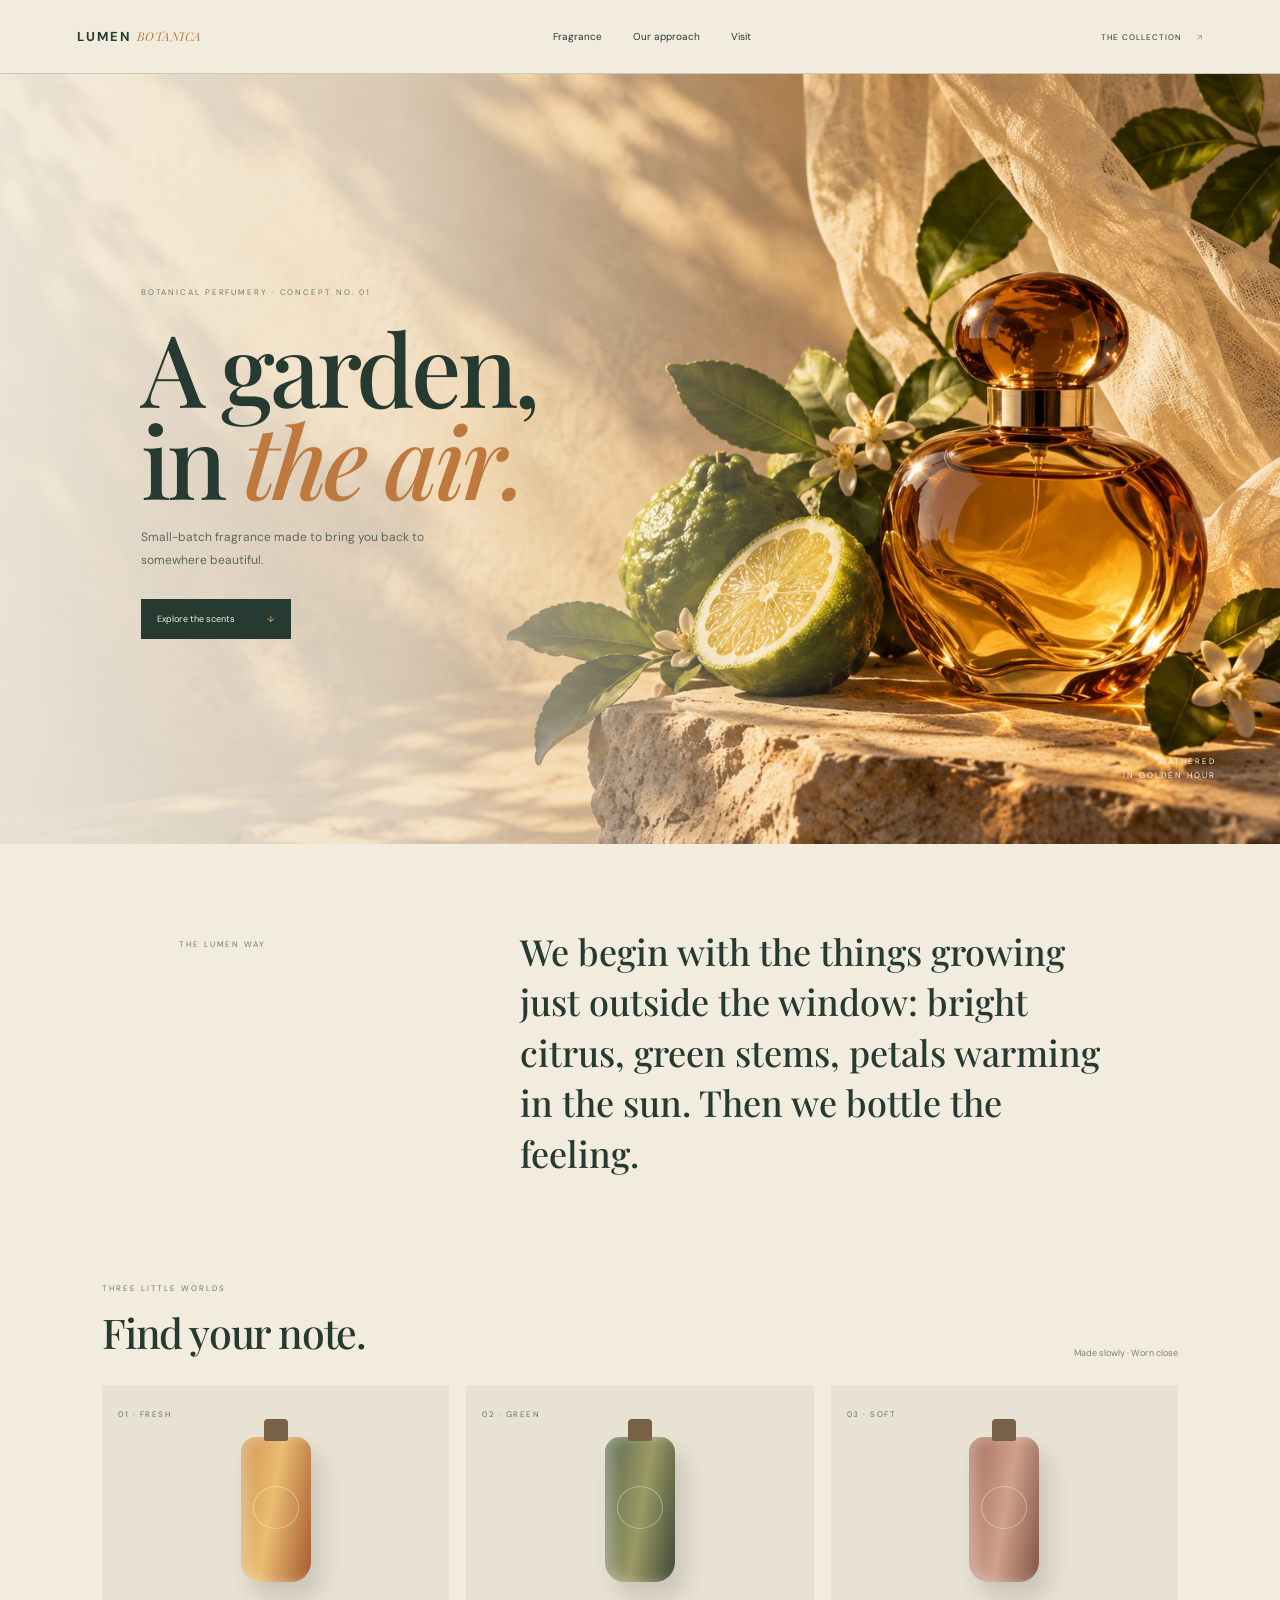
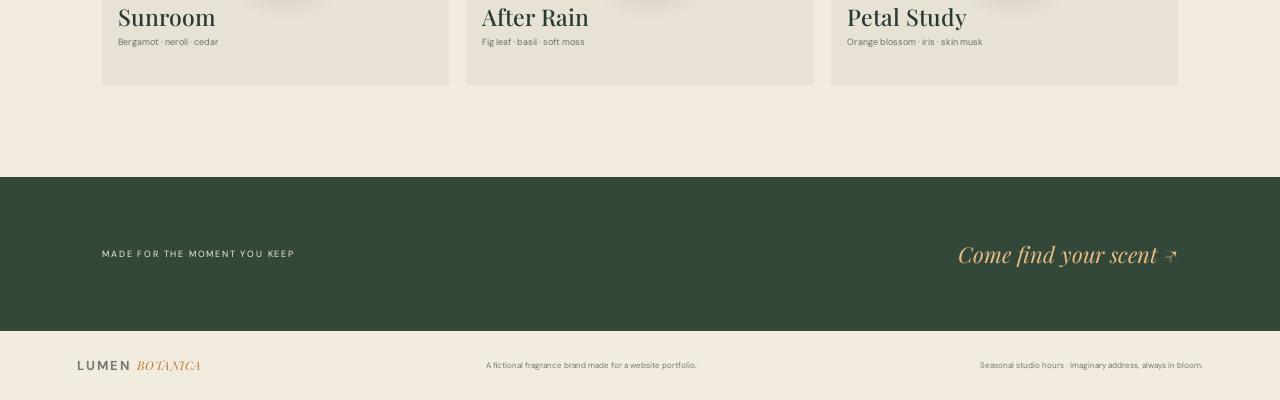
<file: lumen/index.html>
<!doctype html>
<html lang="en">
<head><meta charset="utf-8"><meta name="viewport" content="width=device-width,initial-scale=1"><meta name="theme-color" content="#f2ecdf"><meta name="description" content="Lumen Botanica is a fictional fragrance studio inspired by gardens and golden light."><title>Lumen Botanica — scent, gathered slowly</title><link rel="stylesheet" href="style.css"></head>
<body>
<header class="nav"><a class="brand" href="../">LUMEN <i>BOTANICA</i></a><nav><a href="#collection">Fragrance</a><a href="#about">Our approach</a><a href="#visit">Visit</a></nav><a class="bag" href="#collection">THE COLLECTION <span>↗</span></a></header>
<main><section class="hero"><img src="../assets/lumen-botanica-hero.jpg" alt="Amber fragrance bottle with citrus and leaves in late-afternoon sunlight"><div class="hero-copy"><span class="eyebrow">BOTANICAL PERFUMERY · CONCEPT NO. 01</span><h1>A garden,<br>in <i>the air.</i></h1><p>Small-batch fragrance made to bring you back to somewhere beautiful.</p><a class="button" href="#collection">Explore the scents <span>↓</span></a></div><span class="photo-stamp">GATHERED<br>IN GOLDEN HOUR</span></section>
<section class="intro" id="about"><span class="eyebrow">THE LUMEN WAY</span><p>We begin with the things growing just outside the window: bright citrus, green stems, petals warming in the sun. Then we bottle the feeling.</p></section>
<section class="collection" id="collection"><div class="collection-head"><div><span class="eyebrow">THREE LITTLE WORLDS</span><h2>Find your note.</h2></div><span>Made slowly · Worn close</span></div><div class="scent-grid"><article class="scent citrus"><span>01 · FRESH</span><div class="bottle"></div><h3>Sunroom</h3><p>Bergamot · neroli · cedar</p></article><article class="scent green"><span>02 · GREEN</span><div class="bottle"></div><h3>After Rain</h3><p>Fig leaf · basil · soft moss</p></article><article class="scent floral"><span>03 · SOFT</span><div class="bottle"></div><h3>Petal Study</h3><p>Orange blossom · iris · skin musk</p></article></div></section>
<section class="closing"><span>MADE FOR THE MOMENT YOU KEEP</span><a href="#visit">Come find your scent ↗</a></section></main>
<footer id="visit"><a class="brand" href="../">LUMEN <i>BOTANICA</i></a><span>A fictional fragrance brand made for a website portfolio.</span><span>Seasonal studio hours · Imaginary address, always in bloom.</span></footer></body></html>
</file>
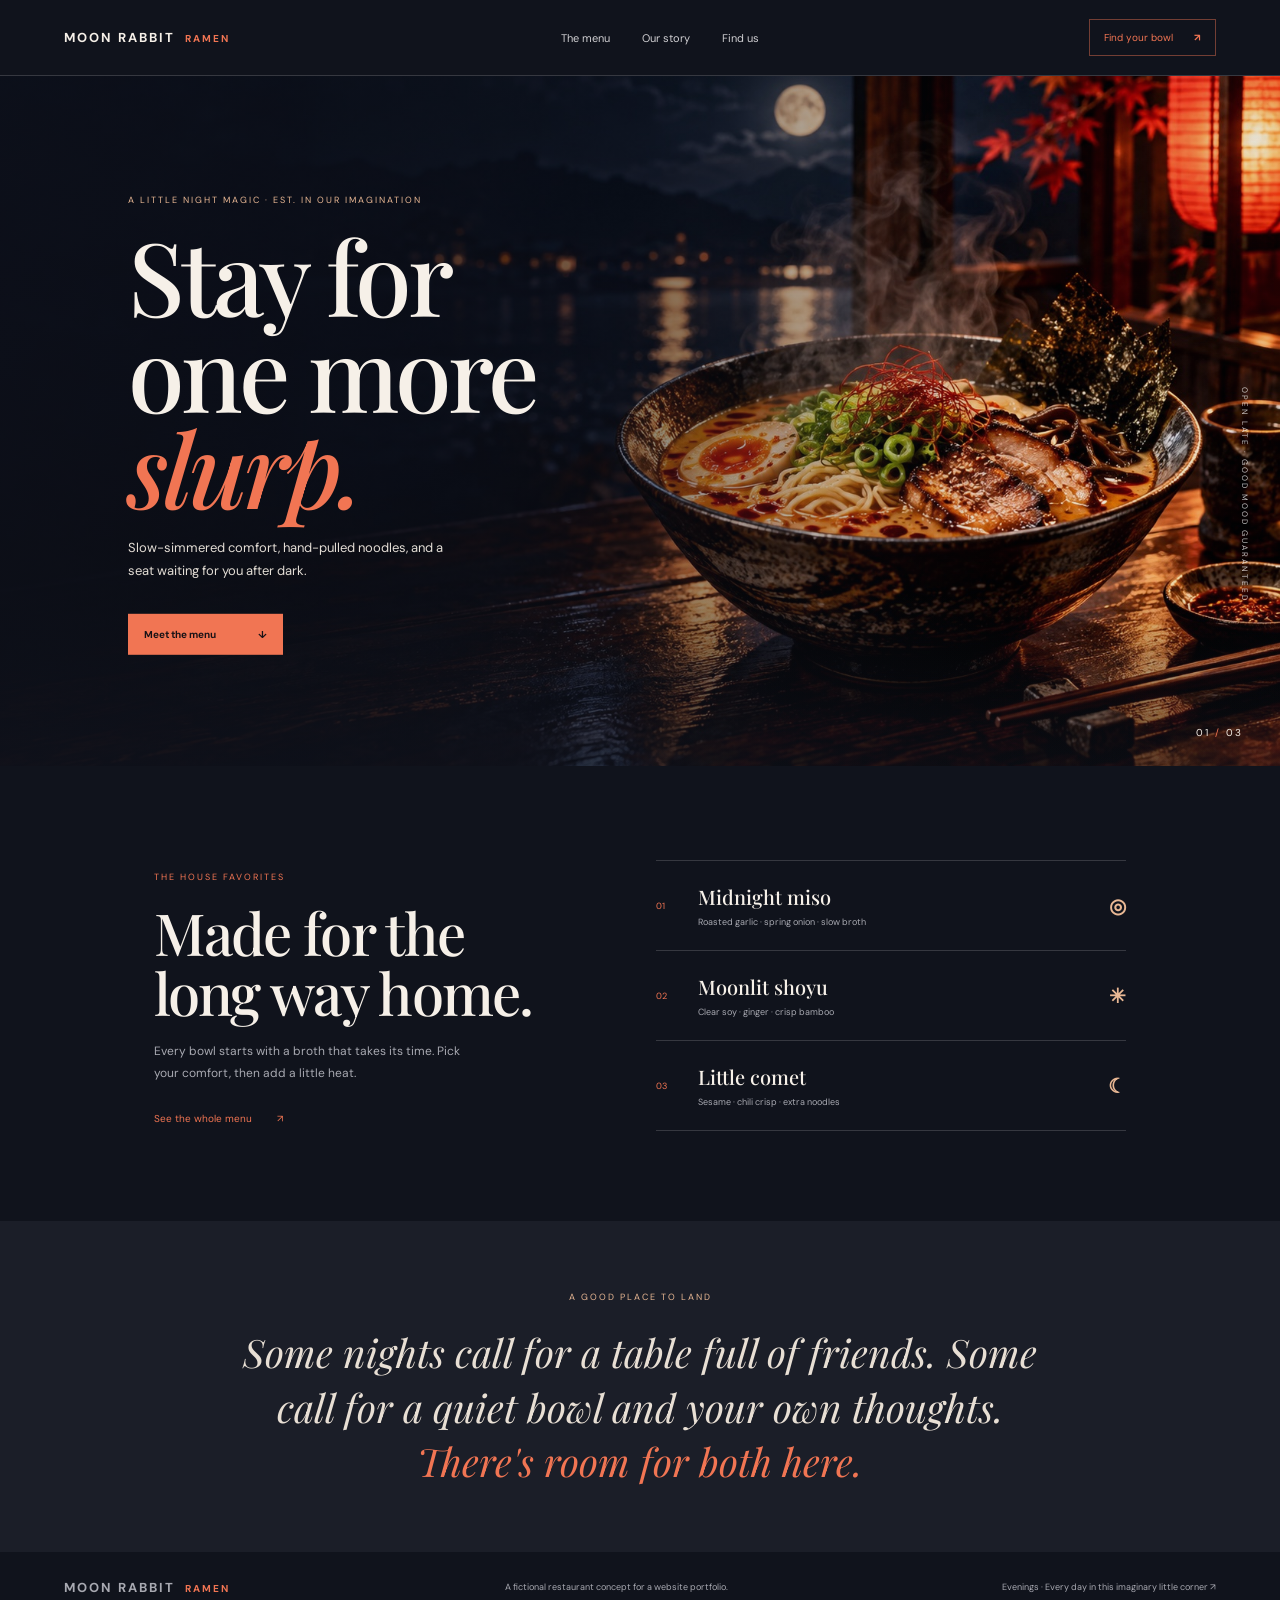
<file: ramen/index.html>
<!doctype html>
<html lang="en">
<head><meta charset="utf-8"><meta name="viewport" content="width=device-width,initial-scale=1"><meta name="theme-color" content="#10131c"><meta name="description" content="A late-night bowl of comfort at Moon Rabbit Ramen, a fictional restaurant concept."><title>Moon Rabbit Ramen — nights taste better</title><link rel="stylesheet" href="style.css"></head>
<body>
<header class="nav"><a class="brand" href="../">MOON RABBIT <span>RAMEN</span></a><nav><a href="#menu">The menu</a><a href="#story">Our story</a><a href="#visit">Find us</a></nav><a class="nav-cta" href="#menu">Find your bowl <b>↗</b></a></header>
<main>
<section class="hero"><img class="hero-photo" src="../assets/moon-rabbit-hero.jpg" alt="A steaming bowl of ramen on a dark counter beneath a glowing lantern"><div class="hero-shade"></div><div class="hero-copy"><span class="eyebrow">A LITTLE NIGHT MAGIC · EST. IN OUR IMAGINATION</span><h1>Stay for<br>one more <i>slurp.</i></h1><p>Slow-simmered comfort, hand-pulled noodles, and a seat waiting for you after dark.</p><a class="button" href="#menu">Meet the menu <span>↓</span></a></div><span class="vertical-note">OPEN LATE · GOOD MOOD GUARANTEED</span><span class="hero-index">01 <i>/</i> 03</span></section>
<section class="signature" id="menu"><div><span class="eyebrow red">THE HOUSE FAVORITES</span><h2>Made for the<br>long way home.</h2><p>Every bowl starts with a broth that takes its time. Pick your comfort, then add a little heat.</p><a class="text-link" href="#visit">See the whole menu <span>↗</span></a></div><div class="dishes"><article><span class="dish-no">01</span><div><h3>Midnight miso</h3><p>Roasted garlic · spring onion · slow broth</p></div><b>◎</b></article><article><span class="dish-no">02</span><div><h3>Moonlit shoyu</h3><p>Clear soy · ginger · crisp bamboo</p></div><b>✳</b></article><article><span class="dish-no">03</span><div><h3>Little comet</h3><p>Sesame · chili crisp · extra noodles</p></div><b>☾</b></article></div></section>
<section class="story" id="story"><span class="eyebrow">A GOOD PLACE TO LAND</span><p>Some nights call for a table full of friends. Some call for a quiet bowl and your own thoughts. <i>There's room for both here.</i></p></section>
</main><footer id="visit"><a class="brand" href="../">MOON RABBIT <span>RAMEN</span></a><span>A fictional restaurant concept for a website portfolio.</span><span>Evenings · Every day in this imaginary little corner ↗</span></footer>
</body></html>
</file>
<file: style.css>
@import url('https://fonts.googleapis.com/css2?family=DM+Sans:wght@400;500;600;700&family=Space+Grotesk:wght@400;500;600;700&display=swap');
:root{--paper:#f3f1e9;--ink:#1d201a;--soft:#77796f;--acid:#c2ed68;--rule:#d5d4c9}*{box-sizing:border-box}html{scroll-behavior:smooth}body{margin:0;background:var(--paper);color:var(--ink);font-family:'DM Sans',sans-serif}.site-nav{height:72px;padding:0 5vw;display:flex;align-items:center;justify-content:space-between;border-bottom:1px solid var(--rule);background:var(--paper)}.logo{text-decoration:none;color:var(--ink);font:700 18px 'Space Grotesk',sans-serif;letter-spacing:-1.3px}.logo span{font:500 9px 'DM Sans',sans-serif;vertical-align:top;margin-left:2px;color:#767a6b}.nav-note{font-size:8px;letter-spacing:1.5px;color:#73766e}.nav-note i{color:#afc96c;font-style:normal;margin:0 8px}.nav-cta{text-decoration:none;color:var(--ink);font-size:9px;border-bottom:1px solid #818474;padding:9px 0}.nav-cta b{color:#728c3b;margin-left:19px}.hero{height:min(730px,78vw);min-height:590px;position:relative;background:#151915;color:#f2f1e9;overflow:hidden}.hero-image,.hero-overlay{position:absolute;inset:0;width:100%;height:100%}.hero-image{object-fit:cover;object-position:center 58%;animation:hero-appear 1.2s ease-out}.hero-overlay{background:linear-gradient(90deg,#141712e8 0%,#141712a8 35%,#14171218 75%),linear-gradient(0deg,#1417129e,transparent 26%)}.hero-meta{position:absolute;top:28px;left:5vw;right:5vw;display:flex;justify-content:space-between;font-size:7px;letter-spacing:1.5px;color:#ffffffc5}.hero-copy{position:absolute;left:10%;top:47%;transform:translateY(-40%);max-width:720px}.eyebrow{font-size:8px;letter-spacing:1.8px;color:#a2bb74}.eyebrow>i{display:inline-block;width:6px;height:6px;border-radius:50%;background:var(--acid);margin:0 7px 1px 0}.hero h1{font:500 clamp(49px,8.3vw,103px)/.97 'Space Grotesk',sans-serif;letter-spacing:-5px;margin:20px 0 16px}.hero h1 em{font-weight:400;font-style:normal;color:var(--acid)}.hero-copy p{max-width:350px;color:#e1e1d8;font-size:12px;line-height:1.8}.hero-link{text-decoration:none;display:inline-flex;align-items:center;gap:26px;margin-top:21px;font-size:8px;letter-spacing:.6px;color:#f4f1e8;border-bottom:1px solid #f4f1e85e;padding:0 0 9px}.hero-link span{color:var(--acid)}.hero-feature{position:absolute;right:5vw;bottom:72px;padding:13px 15px;background:#f4f1e9;color:var(--ink);min-width:200px;text-decoration:none;display:flex;flex-direction:column;gap:9px}.hero-feature>span{font-size:7px;letter-spacing:1.2px;color:#707468}.hero-feature>b{font:500 15px 'Space Grotesk',sans-serif;display:flex;justify-content:space-between}.hero-feature i{font-style:normal;color:#6c833b}.hero-counter{position:absolute;bottom:26px;left:5vw;font-size:8px;color:#e5e1d8;letter-spacing:1px}.ticker{height:46px;background:var(--acid);overflow:hidden;display:flex;align-items:center;color:#252a1e}.ticker>div{display:flex;align-items:center;gap:35px;white-space:nowrap;animation:marquee 35s linear infinite;width:max-content}.ticker span{font:600 10px 'Space Grotesk',sans-serif;letter-spacing:1.4px}.ticker i{font-style:normal;font-size:16px}.work-section{padding:95px 8% 115px;max-width:1540px;margin:auto}.section-head{display:flex;justify-content:space-between;align-items:end;margin-bottom:33px}.section-head h2{font:500 clamp(41px,6vw,69px)/.98 'Space Grotesk',sans-serif;letter-spacing:-3.6px;margin:18px 0 0}.section-aside{max-width:265px;margin-bottom:6px}.section-aside p{font-size:10px;line-height:1.8;color:#686b61;margin:0 0 17px}.section-aside>span{font-size:7px;letter-spacing:1.2px;color:#73776a}.filters{display:flex;gap:7px;padding:13px 0 20px;border-top:1px solid var(--rule);margin-bottom:17px}.filter{border:1px solid #c5c7bb;border-radius:30px;background:transparent;color:#53564d;padding:8px 12px;font:500 8px 'DM Sans',sans-serif;cursor:pointer;transition:background .18s,color .18s,border .18s}.filter span{color:#999b91;margin-left:7px;font-size:7px}.filter:hover,.filter.is-active{background:var(--ink);border-color:var(--ink);color:var(--paper)}.filter.is-active span,.filter:hover span{color:var(--acid)}.work-grid{display:grid;grid-template-columns:repeat(2,minmax(0,1fr));column-gap:22px;row-gap:39px}.work-card{display:block;text-decoration:none;color:inherit;min-width:0}.work-card[hidden]{display:none}.work-image{display:block;position:relative;overflow:hidden;aspect-ratio:1.44;background:#d8d6ca}.work-featured{grid-column:span 2}.work-featured .work-image{aspect-ratio:2.05}.work-image img{width:100%;height:100%;position:absolute;inset:0;object-fit:cover;transition:transform .65s cubic-bezier(.2,.75,.25,1),filter .3s}.work-card:hover .work-image img{transform:scale(1.035)}.image-overlay{position:absolute;inset:0;background:linear-gradient(0deg,#1118146e,transparent 38%);transition:opacity .3s}.work-card:hover .image-overlay{opacity:.7}.image-callout{position:absolute;left:15px;bottom:14px;padding:8px 10px;background:#f3f1e9e8;color:#30332a;font-size:7px;letter-spacing:.9px}.image-callout i{font-style:normal;margin-left:17px;color:#657c35}.work-featured .image-callout{left:22px;bottom:21px}.work-details{padding:13px 1px 0;display:grid;grid-template-columns:1fr auto;gap:5px 12px}.work-number{font-size:7px;letter-spacing:1.2px;color:#808277}.work-details>b{grid-column:1;font:500 19px 'Space Grotesk',sans-serif;letter-spacing:-.6px}.work-details>b i{font-style:normal;color:#728845;font-size:14px;margin-left:5px}.work-details>span:last-child{grid-column:1;font-size:9px;color:#777970}.work-featured .work-details{padding:16px 3px 0}.work-featured .work-details>b{font-size:25px}.manifesto{background:#20231d;color:#f1eee4;padding:67px 10%;display:grid;grid-template-columns:.6fr 1.4fr auto;gap:32px;align-items:center}.manifesto .eyebrow{color:var(--acid)}.manifesto p{font:500 clamp(23px,3.3vw,38px)/1.24 'Space Grotesk',sans-serif;letter-spacing:-1.2px;margin:0}.manifesto p em{font-style:normal;color:var(--acid)}.manifesto>a{font-size:7px;letter-spacing:1px;color:#d2d1c7;text-decoration:none;white-space:nowrap}.site-footer{min-height:81px;padding:20px 5vw;display:flex;align-items:center;justify-content:space-between;gap:15px}.site-footer>span{font-size:7px;color:#74776d}.site-footer .logo{font-size:16px}@keyframes marquee{to{transform:translateX(-50%)}}@keyframes hero-appear{from{transform:scale(1.035);opacity:.7}to{transform:scale(1);opacity:1}}@media(max-width:750px){.site-nav{height:61px;padding:0 5%}.nav-note{font-size:6px;letter-spacing:.8px}.nav-cta{font-size:8px}.hero{height:670px;min-height:0}.hero-image{object-position:60% center}.hero-overlay{background:linear-gradient(0deg,#141712 0%,#141712d6 30%,#14171230 82%),linear-gradient(90deg,#14171255,transparent)}.hero-meta{top:18px}.hero-copy{top:auto;bottom:100px;left:7%;right:7%;transform:none}.hero h1{font-size:clamp(50px,11vw,77px);letter-spacing:-3.2px}.hero-feature{right:5%;bottom:23px;min-width:165px;padding:10px}.hero-feature>b{font-size:13px}.hero-counter{bottom:27px}.work-section{padding:67px 6% 78px}.section-head{align-items:start;gap:25px;flex-direction:column}.section-head h2{font-size:54px}.section-aside{max-width:360px}.work-grid{column-gap:12px;row-gap:30px}.work-image{aspect-ratio:1.08}.work-featured .work-image{aspect-ratio:1.26}.work-details>b{font-size:16px}.work-featured .work-details>b{font-size:21px}.work-details>span:last-child{font-size:8px}.manifesto{padding:50px 7%;grid-template-columns:1fr;gap:16px}.manifesto p{font-size:29px}.manifesto>a{margin-top:9px}.site-footer{flex-wrap:wrap}.site-footer>span:nth-child(2){order:3;width:100%}}@media(max-width:420px){.logo{font-size:16px}.nav-note{display:none}.nav-cta{margin-left:auto}.hero{height:640px}.hero h1{font-size:51px}.hero-meta{font-size:6px}.hero-copy p{font-size:10px}.hero-link{margin-top:11px}.work-section{padding-left:5%;padding-right:5%}.work-grid{grid-template-columns:1fr;row-gap:26px}.work-featured{grid-column:auto}.work-image,.work-featured .work-image{aspect-ratio:1.35}.work-details>b,.work-featured .work-details>b{font-size:20px}.filters{gap:5px;flex-wrap:wrap}.filter{padding:7px 9px;font-size:7px}.manifesto p{font-size:25px}}@media(prefers-reduced-motion:reduce){html{scroll-behavior:auto}*,*:before,*:after{animation:none!important;transition:none!important}}
</file>
<file: bowl-lab/style.css>
@import url('https://fonts.googleapis.com/css2?family=DM+Sans:wght@400;500;600;700&family=Playfair+Display:ital,wght@0,500;0,600;1,500&display=swap');
:root{--night:#11131b;--cream:#f4ecdf;--muted:#aaa9ae;--coral:#f07854;--gold:#e7b978;--line:#ffffff25;--heat-progress:25%}*{box-sizing:border-box}html{scroll-behavior:smooth}body{margin:0;background:var(--night);color:var(--cream);font-family:'DM Sans',sans-serif}a{color:inherit;text-decoration:none}.nav{height:72px;display:flex;align-items:center;justify-content:space-between;padding:0 5.5%;border-bottom:1px solid var(--line);background:#11131bf5;position:absolute;z-index:3;left:0;right:0}.brand{font-size:11px;letter-spacing:1.8px;font-weight:700;white-space:nowrap}.brand-mark{color:var(--coral);font-size:18px;vertical-align:-2px}.brand i{font:italic 11px 'Playfair Display',serif;color:var(--gold);letter-spacing:.5px;margin-left:4px}.nav nav{display:flex;gap:32px;font-size:10px;color:#dbd8d4}.nav nav a:hover,.bag-link:hover{color:var(--gold)}.bag-link{font-size:8px;letter-spacing:1.1px}.bag-link span{color:var(--coral);margin-left:10px}.hero{min-height:690px;height:88vh;max-height:860px;position:relative;display:flex;align-items:center;overflow:hidden}.hero-photo,.hero-wash{position:absolute;inset:0;width:100%;height:100%}.hero-photo{object-fit:cover;object-position:center 50%;animation:hero-in 1.4s ease-out both}.hero-wash{background:linear-gradient(90deg,#11131bf2 0%,#11131bcc 35%,#11131b52 70%,#11131b18 100%),linear-gradient(0deg,#11131b 0%,transparent 22%)}.hero-content{position:relative;z-index:1;margin-left:10%;margin-top:35px;max-width:470px}.eyebrow{font-size:8px;letter-spacing:2px;color:#e5bb87}.live-dot{display:inline-block;width:6px;height:6px;border-radius:50%;background:#f07854;box-shadow:0 0 12px #f07854;margin:0 7px 1px 0}.hero h1{font:500 clamp(68px,9vw,112px)/.89 'Playfair Display',serif;letter-spacing:-4.5px;margin:23px 0}.hero h1 em,.builder-intro h2 em{font-weight:500;color:var(--coral)}.hero-content p{max-width:325px;color:#ded8d0;font-size:12px;line-height:1.9}.pill-button{display:inline-flex;align-items:center;gap:38px;padding:15px 17px;background:var(--coral);color:#211318;font-size:9px;font-weight:700;margin-top:20px;transition:transform .2s,background .2s}.pill-button:hover{transform:translateY(-3px);background:#ff936b}.hero-side{position:absolute;right:27px;top:49%;writing-mode:vertical-rl;font-size:7px;letter-spacing:1.6px;color:#ffffffb0}.hero-bottom{position:absolute;bottom:24px;left:5.5%;right:5.5%;display:flex;justify-content:space-between;color:#c1bdbe;font-size:7px;letter-spacing:1.4px}.menu-section{padding:85px 8% 102px;max-width:1450px;margin:auto}.section-heading{display:flex;align-items:end;justify-content:space-between;margin-bottom:25px}.section-heading h2{font:500 clamp(30px,4vw,44px) 'Playfair Display',serif;letter-spacing:-1.3px;margin:12px 0 0}.heading-aside{font-size:9px;color:#a8a5a4}.heading-aside b{color:var(--coral);margin-left:10px}.signature-grid{display:grid;grid-template-columns:repeat(3,1fr);gap:16px}.signature-card{min-height:247px;position:relative;padding:19px 21px;background:linear-gradient(145deg,#252733,#1b1d26);overflow:hidden;border:1px solid #ffffff0e;transition:transform .25s,border-color .25s}.signature-card:hover{transform:translateY(-5px);border-color:#f078547a}.dish-index{position:relative;z-index:1;font-size:7px;letter-spacing:1.4px;color:#c4b5a1}.signature-card h3{font:500 22px 'Playfair Display',serif;margin:35px 0 5px;position:relative;z-index:1}.signature-card p{font-size:9px;color:#b4b1b1;margin:0;position:relative;z-index:1}.text-button{background:none;border:0;padding:0;color:var(--coral);font:600 8px 'DM Sans',sans-serif;cursor:pointer;margin-top:17px;position:relative;z-index:1}.text-button span{margin-left:11px}.mini-bowl{position:absolute;width:145px;height:81px;right:5px;top:38px;border-radius:8px 8px 75px 75px;background:linear-gradient(100deg,#70332e,#bb6048 55%,#612b34);border:2px solid #edb98c;box-shadow:0 16px 28px #0505096b;transform:rotate(-14deg)}.mini-bowl:before{content:'';position:absolute;top:-14px;left:-4px;right:-4px;height:26px;border-radius:50%;background:radial-gradient(ellipse,#d48a4e 0 55%,#26212a 57% 69%,#efbb8f 71% 78%,transparent 81%)}.mini-bowl span{position:absolute;top:7px;left:36%;width:25px;height:22px;border-radius:50%;background:#fff2d7;box-shadow:34px 3px 0 -6px #93a765,-31px 1px 0 -7px #ee8a50}.card-shoyu .mini-bowl{filter:hue-rotate(20deg)}.card-fire .mini-bowl{filter:hue-rotate(-25deg) saturate(1.4)}.builder-section{padding:88px 7% 100px;background:radial-gradient(ellipse at 88% 12%,#542b2a65,transparent 39%),linear-gradient(145deg,#1b1e28,#11131b 67%)}.builder-intro{max-width:1200px;margin:0 auto 38px}.builder-intro h2{font:500 clamp(40px,5.5vw,68px)/1 'Playfair Display',serif;letter-spacing:-2px;margin:16px 0}.builder-intro p{font-size:11px;color:#b7b4b2;max-width:390px;line-height:1.8}.step-note{display:inline-flex;align-items:center;gap:11px;color:#dbd4ca;font-size:8px;letter-spacing:.8px;margin-top:12px}.step-number{color:var(--coral);font-size:20px}.step-note small{display:block;color:#9f9da1;font-size:8px;letter-spacing:0;margin-top:4px}.builder-grid{max-width:1200px;margin:auto;display:grid;grid-template-columns:minmax(0,1.15fr) minmax(320px,.85fr);gap:38px;align-items:start}.choice-block{border:0;border-top:1px solid var(--line);padding:20px 0 23px;margin:0}.choice-block legend{width:100%;padding:0;margin:0 0 16px;font:500 18px 'Playfair Display',serif}.choice-block legend>span{font:700 8px 'DM Sans',sans-serif;color:var(--coral);letter-spacing:1px;margin-right:9px}.choice-block legend small{float:right;font:7px 'DM Sans',sans-serif;letter-spacing:1px;color:#96969a;margin-top:6px}.broth-options{display:grid;grid-template-columns:repeat(3,1fr);gap:9px}.broth-option{cursor:pointer}.broth-option input,.addon input{position:absolute;opacity:0;width:1px;height:1px}.radio-card{min-height:102px;padding:13px 12px;display:flex;flex-direction:column;position:relative;background:#ffffff08;border:1px solid #ffffff20;transition:border-color .18s,background .18s}.broth-option input:checked+.radio-card{border-color:var(--coral);background:#f0785414;box-shadow:inset 0 0 0 1px #f0785425}.broth-option input:focus-visible+.radio-card,.addon input:focus-visible+.checkmark{outline:2px solid #f4c47f;outline-offset:3px}.swatch{width:15px;height:15px;border-radius:50%;margin-bottom:8px;border:1px solid #ffffff50}.swatch-miso{background:#bd7642}.swatch-shoyu{background:#9f5339}.swatch-fire{background:#d34c37}.radio-card b{font-size:8px;color:#f5eee3}.radio-card small{font-size:7px;color:#aaa5a3;margin-top:4px}.radio-card em{position:absolute;top:12px;right:10px;color:#d7c6af;font:italic 9px 'Playfair Display',serif}.add-on-grid{display:grid;grid-template-columns:1fr 1fr;gap:8px}.addon{display:flex;align-items:center;min-height:55px;padding:8px 9px;background:#ffffff07;border:1px solid #ffffff1b;cursor:pointer;transition:background .18s,border .18s}.addon:has(input:checked){background:#f0785412;border-color:#f0785485}.checkmark{width:18px;height:18px;display:grid;place-items:center;border:1px solid #ffffff58;color:transparent;margin-right:9px;font-size:12px;flex:none}.addon input:checked+.checkmark{color:#17131a;background:var(--coral);border-color:var(--coral)}.addon b{display:block;font-size:8px;font-weight:600}.addon small{display:block;font-size:7px;color:#aaa4a3;margin-top:3px}.ingredient{width:23px;height:23px;margin-left:auto;border-radius:50%;position:relative;box-shadow:inset -4px -4px 7px #0004}.egg-icon{background:radial-gradient(circle at 49% 51%,#f4ac44 0 24%,#fff0d1 26% 64%,#ddb989 67%)}.tofu-icon{background:linear-gradient(135deg,#f0ddb2,#b88759);border-radius:5px;transform:rotate(11deg)}.pork-icon{background:radial-gradient(circle at 45% 45%,#dc9678,#904d45 65%,#71383a)}.corn-icon{background:repeating-linear-gradient(90deg,#f8d956 0 3px,#e9a531 4px 6px);border-radius:8px}.green-icon{background:radial-gradient(ellipse at 30% 45%,#abd17f,#49794c 70%)}.chili-icon{background:radial-gradient(circle at 40% 40%,#ffb64b,#d45234 70%)}.heat-labels{display:flex;justify-content:space-between;align-items:center;font-size:7px;letter-spacing:1.2px;color:#9c999c}.heat-labels output{font-size:8px;color:var(--gold);font-weight:700}.heat-slider{width:100%;margin:15px 0 5px;appearance:none;height:3px;background:linear-gradient(90deg,#f7c47d var(--heat-progress),#ffffff28 var(--heat-progress));outline:none}.heat-slider::-webkit-slider-thumb{appearance:none;width:16px;height:16px;border-radius:50%;background:var(--coral);border:3px solid #f9e1bd;box-shadow:0 0 13px #f0785488;cursor:grab}.heat-slider::-moz-range-thumb{width:11px;height:11px;border-radius:50%;background:var(--coral);border:3px solid #f9e1bd;box-shadow:0 0 13px #f0785488;cursor:grab}.heat-scale{display:flex;justify-content:space-between;color:#c7805c;font-size:9px;padding:0 4px}.reset-button{border:0;background:none;color:#a9a3a1;font-size:8px;padding:5px 0;cursor:pointer}.reset-button span{margin-left:5px;color:var(--coral);font-size:12px}.preview-card{background:#242630;border:1px solid #ffffff1b;padding:17px;position:sticky;top:22px;box-shadow:0 20px 70px #0005}.preview-top{display:flex;justify-content:space-between;font-size:7px;letter-spacing:1.4px;color:#bcb6b1}.preview-top b{color:var(--coral)}.preview-spark{color:var(--gold);font-size:15px}.bowl-stage{height:265px;position:relative;display:grid;place-items:center;overflow:hidden;background:radial-gradient(ellipse at 51% 72%,#a15b4559,#272733 52%,#22242d 70%);transition:background .3s}.bowl-stage:before{content:'';position:absolute;width:220px;height:220px;border-radius:50%;background:radial-gradient(circle,var(--broth-color) 0%,transparent 70%);opacity:.16;filter:blur(3px)}.orbit{position:absolute;border:1px solid #f1c28121;border-radius:50%;transform:rotate(-22deg)}.orbit-one{width:290px;height:102px}.orbit-two{width:350px;height:143px;transform:rotate(23deg)}.stage-star{position:absolute;color:#f6c17d}.star-one{left:17%;top:23%;font-size:14px}.star-two{right:15%;top:31%;font-size:19px}.bowl-art{z-index:1;width:min(95%,380px);height:248px;overflow:visible;filter:drop-shadow(0 15px 12px #090a10a8);transform:translateY(8px);transition:transform .35s}.bowl-stage:hover .bowl-art{transform:translateY(4px) rotate(-1deg)}.garnish{opacity:0;transform:scale(.7);transform-origin:center;transition:opacity .2s,transform .2s}.garnish.is-on{opacity:1;transform:scale(1)}.steam{position:absolute;top:31px;z-index:2;display:flex;gap:20px;opacity:.6}.steam i{display:block;width:11px;height:42px;border-left:1px solid #f7dbc1;border-radius:50%;filter:blur(1px);animation:steam 2s ease-in-out infinite alternate}.steam i:nth-child(2){height:53px;animation-delay:.4s}.steam i:nth-child(3){height:38px;animation-delay:.8s}.preview-copy{padding:9px 8px 14px}.preview-copy .eyebrow{font-size:7px}.preview-copy h3{font:500 24px 'Playfair Display',serif;margin:8px 0 4px}.preview-copy p{font-size:8px;color:#b1adb1;margin:0}.order-summary{display:flex;justify-content:space-between;align-items:center;border-top:1px solid var(--line);border-bottom:1px solid var(--line);padding:13px 8px}.order-summary span{font-size:7px;letter-spacing:1.2px;color:#c7a77e}.order-summary p{font-size:8px;color:#c3bec0;margin:5px 0 0;max-width:245px}.order-summary strong{font:500 22px 'Playfair Display',serif;color:#fff0d9}.add-button{width:100%;border:0;background:var(--coral);color:#1d1416;display:flex;justify-content:space-between;align-items:center;padding:14px 13px;margin-top:12px;font:700 9px 'DM Sans',sans-serif;cursor:pointer;transition:background .2s,transform .2s}.add-button:hover{background:#ff956a;transform:translateY(-2px)}.add-button b{font-size:9px}.demo-note{text-align:center;font-size:7px;color:#938e91;margin:10px 0 0}.toast{position:fixed;right:24px;bottom:22px;z-index:10;max-width:min(360px,calc(100vw - 32px));padding:14px 17px;background:#f3e8d6;color:#18161c;font-size:10px;box-shadow:0 12px 45px #0008;opacity:0;transform:translateY(14px);pointer-events:none;transition:opacity .25s,transform .25s}.toast.is-visible{opacity:1;transform:translateY(0)}.story-section{padding:78px 12%;text-align:center;background:#242630}.story-section>p{font:italic clamp(23px,3.3vw,39px)/1.4 'Playfair Display',serif;max-width:820px;margin:20px auto 25px;color:#eee4d7}.story-section em{color:var(--coral);font-weight:500}.story-section>a{font-size:9px;color:#edbe84}.story-section>a span{margin-left:14px}footer{display:flex;align-items:center;justify-content:space-between;gap:18px;padding:23px 5.5%;font-size:7px;color:#aaa5a4}footer>span:nth-child(2){text-align:center}@keyframes steam{from{transform:translateY(5px) scaleY(.75);opacity:.4}to{transform:translateY(-5px) scaleY(1.1);opacity:.85}}@keyframes hero-in{from{transform:scale(1.04);opacity:.6}to{transform:scale(1);opacity:1}}@media(max-width:850px){.nav{padding:0 4%}.nav nav{gap:18px}.hero{min-height:630px}.hero-content{margin-left:8%}.menu-section{padding:65px 6%}.builder-section{padding:65px 6%}.builder-grid{grid-template-columns:1fr;gap:25px}.preview-card{position:relative;top:0;max-width:560px;margin:auto;width:100%}.builder-intro{margin-bottom:25px}}@media(max-width:600px){.nav{height:62px}.nav nav{gap:12px}.nav nav a{font-size:8px}.bag-link{font-size:7px}.brand{font-size:9px;letter-spacing:1.2px}.brand i{font-size:9px}.brand-mark{font-size:15px}.hero{height:730px;min-height:0;max-height:none;align-items:end}.hero-photo{object-position:64% center}.hero-wash{background:linear-gradient(0deg,#11131b 0%,#11131bd9 29%,#11131b12 83%),linear-gradient(90deg,#11131b5c,transparent)}.hero-content{margin:0 8% 100px}.hero h1{font-size:70px}.hero-side{right:13px;font-size:6px}.hero-bottom{left:7%;right:7%;font-size:6px;letter-spacing:.7px}.menu-section{padding:54px 6% 63px}.section-heading{align-items:start;gap:12px;flex-direction:column}.section-heading h2{font-size:34px}.signature-grid{grid-template-columns:1fr;gap:9px}.signature-card{min-height:205px}.signature-card h3{margin-top:27px}.builder-section{padding:57px 6% 69px}.builder-intro h2{font-size:49px}.choice-block legend{font-size:16px}.choice-block legend small{display:block;float:none;margin:5px 0 0 30px}.broth-options{gap:5px}.radio-card{padding:10px 7px;min-height:106px}.radio-card b{font-size:7px}.radio-card small{font-size:6px}.radio-card em{font-size:8px;top:8px;right:6px}.add-on-grid{gap:6px}.addon{padding:7px;min-height:53px}.addon b{font-size:7px}.ingredient{width:19px;height:19px}.checkmark{width:16px;height:16px;margin-right:6px}.preview-card{padding:13px}.bowl-stage{height:235px}.bowl-art{height:220px}.story-section{padding:58px 8%}footer{padding:20px 6%;flex-wrap:wrap}footer>span:nth-child(2){order:3;width:100%;text-align:left}}@media(max-width:390px){.nav nav{gap:8px}.nav nav a{font-size:7px}.brand{font-size:8px}.bag-link{font-size:6px}.hero h1{font-size:62px}.broth-options{grid-template-columns:1fr}.radio-card{min-height:80px}.radio-card b{font-size:8px}.radio-card small{font-size:7px}.radio-card em{top:12px;right:10px}.ingredient{display:none}.bowl-stage{height:205px}}@media(prefers-reduced-motion:reduce){*,*:before,*:after{scroll-behavior:auto!important;animation:none!important;transition:none!important}}
</file>
<file: casa-sombra/style.css>
@import url('https://fonts.googleapis.com/css2?family=DM+Sans:wght@400;500;600;700&family=DM+Serif+Display:ital@0;1&display=swap');
:root{--paper:#eeeae0;--ink:#292a23;--muted:#73766b;--rust:#ad6f52;--line:#c9c7ba;--sage:#879076}*{box-sizing:border-box}html{scroll-behavior:smooth}body{margin:0;background:var(--paper);color:var(--ink);font-family:'DM Sans',sans-serif}a{color:inherit;text-decoration:none}.casa-nav{height:72px;position:absolute;z-index:5;left:0;right:0;top:0;padding:0 5.5%;display:flex;align-items:center;justify-content:space-between;color:#f3f0e8;border-bottom:1px solid #ffffff44}.casa-wordmark{font-size:11px;font-weight:700;letter-spacing:1.4px}.casa-wordmark i{font:italic 13px 'DM Serif Display',serif;color:#d5ac82;letter-spacing:.2px}.casa-wordmark>span{font-size:7px;letter-spacing:1px;color:#ffffffa8;margin-left:7px}.casa-nav nav{display:flex;gap:31px;font-size:9px;color:#f4f1e9}.casa-nav nav a:hover{color:#e2bb94}.nav-book{border:1px solid #ffffff8c;padding:10px 12px;font-size:7px;letter-spacing:1px}.nav-book b{color:#e2bb94;margin-left:17px}.casa-hero{height:min(780px,90vh);min-height:620px;position:relative;overflow:hidden;background:#263039;color:#f5f2e8}.casa-hero>img,.casa-shade{position:absolute;inset:0;width:100%;height:100%}.casa-hero>img{object-fit:cover;object-position:center 57%;animation:slow-arrive 1.4s ease-out}.casa-shade{background:linear-gradient(90deg,#15202bd9 0%,#15202b97 40%,transparent 81%),linear-gradient(0deg,#111a21aa,transparent 28%)}.hero-caption{position:absolute;right:5.5%;top:32%;writing-mode:vertical-rl;font-size:7px;letter-spacing:1.4px;color:#f3eee0bb}.casa-hero-copy{position:absolute;left:10%;top:49%;transform:translateY(-42%);max-width:660px}.casa-kicker{font-size:8px;letter-spacing:1.7px;color:#dbb78f}.casa-hero h1{font:400 clamp(54px,8vw,95px)/.96 'DM Serif Display',serif;letter-spacing:-2px;margin:24px 0 16px}.casa-hero h1 em{font-weight:400;color:#ddae7f}.casa-hero-copy p{font-size:11px;color:#e2ded5;max-width:310px;line-height:1.8}.casa-button{display:inline-flex;align-items:center;gap:36px;margin-top:20px;background:#eee9dc;color:#33352c;padding:14px 16px;font-size:8px}.casa-button span{color:var(--rust)}.hero-foot{position:absolute;left:5.5%;right:5.5%;bottom:23px;display:flex;justify-content:space-between;font-size:7px;letter-spacing:1.2px;color:#e6e1d9}.intro-block{padding:82px 11% 74px;display:grid;grid-template-columns:.5fr 1.5fr;column-gap:7%;align-items:start}.intro-label{display:flex;flex-direction:column;gap:9px;font-size:7px;letter-spacing:1.3px;color:#73766b}.intro-label span+span{color:#a7a79b}.intro-block>p{max-width:800px;font:400 clamp(28px,4vw,47px)/1.27 'DM Serif Display',serif;letter-spacing:-.6px;margin:-8px 0 36px}.intro-block>p em{font-weight:400;color:#a2694e}.intro-foot{grid-column:2;display:flex;gap:25px;padding-top:12px;border-top:1px solid var(--line);font-size:6px;letter-spacing:1.2px;color:#85867b}.explore-section{padding:72px 7% 96px;background:#e3e0d5}.explore-head{display:flex;justify-content:space-between;align-items:end;max-width:1320px;margin:0 auto 31px}.explore-head h2,.ritual-section h2{font:400 clamp(43px,6vw,67px)/.98 'DM Serif Display',serif;letter-spacing:-1.8px;margin:13px 0 0}.explore-head h2 em{color:#a96e53;font-weight:400}.explore-legend{max-width:230px;border-top:1px solid #b9b8ad;padding-top:10px}.explore-legend>span{font-size:7px;letter-spacing:1.3px}.explore-legend p{font-size:9px;line-height:1.7;color:#717469;margin:8px 0 0}.explore-layout{max-width:1320px;margin:auto;display:grid;grid-template-columns:minmax(0,1.6fr) minmax(240px,.55fr);gap:18px;align-items:stretch}.map-frame{background:#d8d2bd;border:1px solid #bcb9a8;min-width:0}.map-topline{height:39px;display:flex;justify-content:space-between;align-items:center;padding:0 13px;color:#666a5e;font-size:7px;letter-spacing:1.2px}.map-topline button{background:transparent;border:0;color:#666a5e;font:7px 'DM Sans',sans-serif;letter-spacing:1px;cursor:pointer}.map-topline button b{margin-left:9px;color:#9c6c4d;font-size:12px}.map-viewport{position:relative;height:510px;overflow:hidden;background:#d8d2bd;cursor:grab;touch-action:none;outline:none}.map-viewport:active{cursor:grabbing}.map-viewport:focus-visible{box-shadow:inset 0 0 0 3px #9a684c}.map-world{position:absolute;width:1000px;height:600px;left:50%;top:50%;margin-left:-500px;margin-top:-300px;transform-origin:center;will-change:transform;transition:transform .18s ease-out}.map-world.is-dragging{transition:none}.site-map{width:100%;height:100%;display:block;border:1px solid #bbb49d}.map-pin{position:absolute;border:0;background:none;display:flex;align-items:center;flex-direction:column;gap:4px;cursor:pointer;transform:translate(-50%,-50%);padding:4px}.map-pin>span{width:29px;height:29px;border-radius:50%;display:grid;place-items:center;background:#f4eee0;color:#34382e;border:1px solid #64715e;font:700 8px 'DM Sans',sans-serif;box-shadow:0 3px 12px #3333;transition:transform .2s,background .2s,color .2s}.map-pin i{font:6px 'DM Sans',sans-serif;letter-spacing:1px;color:#41483b;font-style:normal;background:#f3efdfc9;padding:3px 4px}.map-pin:hover>span,.map-pin.is-selected>span{background:#9f664d;color:#fff2df;transform:scale(1.12);border-color:#9f664d}.pin-casa{left:19%;top:53%}.pin-pool{left:56%;top:34%}.pin-garden{left:76%;top:68%}.pin-lookout{left:14%;top:25%}.map-controls{height:41px;padding:0 12px;display:flex;justify-content:space-between;align-items:center;background:#e9e4d6}.drag-hint{font-size:6px;letter-spacing:1px;color:#656b5c}.drag-hint i{font-size:13px;color:#987254;margin-right:6px;font-style:normal;vertical-align:-2px}.map-controls>div{display:flex;gap:5px}.map-controls button{width:26px;height:25px;border:1px solid #b8b6aa;color:#45493f;background:transparent;font-size:13px;cursor:pointer}.map-controls button:hover{background:#41463b;color:#fff}.place-panel{padding:21px;background:#f0ede4;display:flex;flex-direction:column;min-height:590px}.panel-index{font-size:7px;letter-spacing:1.3px;color:#787c6d}.place-symbol{align-self:flex-end;margin-top:8px;color:#ad7554;font-size:22px}.place-panel h3{font:400 31px 'DM Serif Display',serif;margin:4px 0 8px}.place-panel>p{font-size:9px;line-height:1.8;color:#6f7168;margin:0 0 18px;min-height:72px}.place-meta{padding:10px 0;border-top:1px solid #d0cec3;border-bottom:1px solid #d0cec3;display:flex;justify-content:space-between;gap:8px;font-size:6px;letter-spacing:.7px;color:#777a70}.place-meta b{color:#9a694f;font-size:6px}.place-list{margin-top:auto}.place-row{width:100%;padding:12px 0;border:0;border-bottom:1px solid #d9d7cd;background:transparent;display:grid;grid-template-columns:25px 1fr auto;align-items:center;text-align:left;cursor:pointer}.place-row>span{font-size:7px;color:#9b6f52}.place-row>b{font:400 14px 'DM Serif Display',serif;color:#52564a}.place-row>i{font-style:normal;color:#909080;font-size:10px}.place-row.is-selected>b{color:#9f664d}.place-row.is-selected>i{color:#9f664d}.ritual-section{padding:78px 11% 88px;display:grid;grid-template-columns:1fr 1fr;gap:10%;align-items:end}.ritual-section h2{font-size:clamp(42px,5.7vw,63px)}.ritual-copy p{font:italic 20px/1.5 'DM Serif Display',serif;color:#696d60;max-width:430px}.ritual-copy a{display:inline-block;margin-top:15px;font-size:7px;letter-spacing:1.2px;color:#966548;border-bottom:1px solid #b8a18c;padding-bottom:8px}footer{padding:24px 5.5%;border-top:1px solid #c9c7ba;display:flex;align-items:center;justify-content:space-between;gap:15px}footer .casa-wordmark{color:#45473f}footer .casa-wordmark>span{color:#87897e}footer>span{font-size:7px;color:#777a70}footer>span:last-child{letter-spacing:.8px}@keyframes slow-arrive{from{transform:scale(1.035);opacity:.7}to{transform:scale(1);opacity:1}}@media(max-width:850px){.casa-nav{padding:0 4%}.casa-nav nav{gap:17px}.explore-layout{grid-template-columns:1fr}.place-panel{min-height:360px}.place-list{margin-top:18px;display:grid;grid-template-columns:1fr 1fr;column-gap:16px}.map-viewport{height:490px}.explore-section{padding:62px 5% 75px}}@media(max-width:600px){.casa-nav{height:61px}.casa-wordmark{font-size:9px;letter-spacing:.9px}.casa-wordmark i{font-size:11px}.casa-wordmark>span{display:none}.casa-nav nav{gap:11px}.casa-nav nav a{font-size:7px}.nav-book{display:none}.casa-hero{height:710px;min-height:0}.casa-hero>img{object-position:62% center}.casa-shade{background:linear-gradient(0deg,#15202be8 0%,#15202b99 35%,#15202b08 88%)}.casa-hero-copy{left:7%;right:7%;top:auto;bottom:108px;transform:none}.casa-hero h1{font-size:58px;letter-spacing:-1.3px}.hero-caption{right:4%;top:15%}.hero-foot{left:6%;right:6%;font-size:6px;letter-spacing:.5px}.intro-block{padding:58px 8%;grid-template-columns:1fr;gap:22px}.intro-block>p{font-size:33px;margin:0}.intro-foot{grid-column:1;flex-wrap:wrap;gap:12px}.explore-section{padding:55px 4% 60px}.explore-head{display:block}.explore-legend{margin-top:21px;max-width:300px}.explore-head h2{font-size:53px}.map-viewport{height:370px}.map-world{transform-origin:center}.map-pin>span{width:26px;height:26px}.map-pin i{font-size:5px}.place-panel{padding:17px;min-height:350px}.place-panel>p{min-height:0}.place-list{gap:0 12px}.place-row{padding:10px 0}.ritual-section{padding:59px 8%;grid-template-columns:1fr;gap:20px}.ritual-section h2{font-size:52px}.ritual-copy p{font-size:18px}footer{padding:20px 6%;flex-wrap:wrap}footer>span:nth-child(2){order:3;width:100%}}@media(prefers-reduced-motion:reduce){html{scroll-behavior:auto}*,*:before,*:after{animation:none!important;transition:none!important}}
</file>
<file: ember/style.css>
@import url('https://fonts.googleapis.com/css2?family=DM+Sans:wght@400;500;600;700&family=Playfair+Display:ital,wght@0,500;0,600;1,500&display=swap');
:root{--night:#111823;--sand:#e7d6bc;--rust:#ca8057;--muted:#aab2b7;--line:#ffffff2e}*{box-sizing:border-box}html{scroll-behavior:smooth}body{margin:0;background:var(--night);color:#f4eee4;font-family:'DM Sans',sans-serif}.nav{height:75px;display:flex;align-items:center;justify-content:space-between;padding:0 6%;border-bottom:1px solid var(--line)}a{color:inherit;text-decoration:none}.brand{font-size:13px;letter-spacing:2px;font-weight:600}.brand>span{color:var(--rust)}.brand i{font:italic 15px 'Playfair Display',serif;color:var(--sand)}.nav nav{display:flex;gap:29px;font-size:10px;color:#d2d5d5}.book{border:1px solid #ffffff68;padding:11px 13px;font-size:8px;letter-spacing:1px}.book b{margin-left:17px;color:var(--rust)}.hero{height:min(710px,78vw);min-height:550px;position:relative;overflow:hidden}.hero>img,.hero-shade{position:absolute;inset:0;width:100%;height:100%;object-fit:cover}.hero>img{object-position:center 56%}.hero-shade{background:linear-gradient(90deg,#111823da 0%,#11182399 40%,transparent 83%),linear-gradient(0deg,#1118238c,transparent 20%)}.hero-copy{position:absolute;left:10%;top:50%;transform:translateY(-53%);max-width:480px}.eyebrow{font-size:8px;letter-spacing:2px;color:#d39a74}.hero h1{font:500 clamp(55px,7.6vw,94px)/.98 'Playfair Display',serif;letter-spacing:-3px;margin:22px 0}.hero h1 i,.closing h2 i{font-weight:500;color:#dfa67e}.hero-copy p{font-size:12px;color:#e4e2dc;line-height:1.9;max-width:310px}.button{display:inline-flex;gap:32px;align-items:center;margin-top:17px;background:var(--sand);color:var(--night);padding:14px 16px;font-size:9px;font-weight:700}.button span{color:#aa6246}.hero-bottom{position:absolute;bottom:24px;left:6%;right:6%;display:flex;justify-content:space-between;font-size:8px;letter-spacing:1.5px;color:#ffffffcc}.stay{padding:92px 11%;display:grid;grid-template-columns:.8fr 1.2fr;gap:10%;align-items:center}.stay h2,.closing h2{font:500 clamp(42px,5vw,64px)/1.02 'Playfair Display',serif;letter-spacing:-1.8px;margin:17px 0}.stay-copy p{font-size:11px;color:var(--muted);line-height:1.9;max-width:300px}.text-link{display:inline-block;margin-top:14px;color:#dfa67e;font-size:9px}.stay-photo{height:350px;position:relative;overflow:hidden}.stay-photo img{width:100%;height:100%;object-fit:cover;object-position:72% center;filter:saturate(.78)}.stay-photo span{position:absolute;bottom:14px;left:15px;font-size:8px;letter-spacing:1.6px;text-shadow:0 1px 7px #000}.rituals{padding:70px 11%;background:#1b2531}.ritual-grid{display:grid;grid-template-columns:repeat(3,1fr);gap:30px;margin-top:31px}.ritual-grid article{border-top:1px solid var(--line);padding-top:18px}.ritual-grid b{font-size:9px;color:#dfa67e;letter-spacing:1px}.ritual-grid h3{font:500 22px 'Playfair Display',serif;margin:15px 0 6px}.ritual-grid p{font-size:10px;line-height:1.8;color:var(--muted);max-width:190px;margin:0}.closing{padding:85px 12%;text-align:center}.closing h2{font-size:clamp(39px,5vw,60px)}.closing>a{display:inline-block;color:#e7c398;border-bottom:1px solid #e7c39865;padding:0 0 7px;font-size:10px;margin-top:9px}footer{display:flex;justify-content:space-between;align-items:center;padding:24px 6%;border-top:1px solid var(--line);font-size:8px;color:#aab2b7;gap:20px}footer>span:nth-child(2){text-align:center}@media(max-width:700px){.nav{height:62px;padding:0 5%}.nav nav{gap:11px}.nav nav a{font-size:8px}.book{display:none}.hero{height:620px}.hero>img{object-position:59% center}.hero-shade{background:linear-gradient(0deg,#111823e8,#11182330 80%)}.hero-copy{left:8%;right:8%;top:auto;bottom:73px;transform:none}.hero h1{font-size:67px}.hero-bottom{left:8%;right:8%;font-size:7px}.stay{padding:59px 8%;grid-template-columns:1fr;gap:25px}.stay-photo{height:280px}.rituals{padding:54px 8%}.ritual-grid{gap:14px}.ritual-grid h3{font-size:18px}.ritual-grid p{font-size:9px}.closing{padding:63px 8%}footer{flex-wrap:wrap;padding:21px 7%}footer>span:nth-child(2){order:3;width:100%;text-align:left}}@media(max-width:430px){.nav nav{gap:7px}.nav nav a{font-size:7px}.ritual-grid{grid-template-columns:1fr;gap:19px}.ritual-grid article{padding-top:12px}.ritual-grid h3{margin:9px 0 4px}.ritual-grid p{max-width:none}.hero h1{font-size:59px}}@media(prefers-reduced-motion:reduce){html{scroll-behavior:auto}}
</file>
<file: lumen/style.css>
@import url('https://fonts.googleapis.com/css2?family=DM+Sans:wght@400;500;600;700&family=Playfair+Display:ital,wght@0,500;0,600;1,500&display=swap');
:root{--paper:#f2ecdf;--ink:#263a31;--olive:#71806a;--gold:#be7a3e;--line:#29392e32}*{box-sizing:border-box}html{scroll-behavior:smooth}body{margin:0;background:var(--paper);color:var(--ink);font-family:'DM Sans',sans-serif}.nav{height:74px;padding:0 6%;display:flex;align-items:center;justify-content:space-between;border-bottom:1px solid var(--line)}a{color:inherit;text-decoration:none}.brand{font-size:13px;font-weight:700;letter-spacing:2px}.brand i{font:italic 12px 'Playfair Display',serif;color:var(--gold);letter-spacing:.5px}.nav nav{display:flex;gap:31px;font-size:10px}.bag{font-size:8px;letter-spacing:1px}.bag span{margin-left:12px;color:var(--gold)}.hero{min-height:620px;height:69vw;max-height:770px;position:relative;display:flex;align-items:center;overflow:hidden}.hero>img{position:absolute;inset:0;width:100%;height:100%;object-fit:cover;object-position:center 50%}.hero:after{content:'';position:absolute;inset:0;background:linear-gradient(90deg,#f2ecdfed 0%,#f2ecdfbb 31%,#f2ecdf00 69%)}.hero-copy{z-index:1;margin-left:11%;max-width:420px}.eyebrow{font-size:8px;letter-spacing:1.9px;color:#6f7c67}.hero h1{font:500 clamp(59px,8vw,100px)/.92 'Playfair Display',serif;letter-spacing:-4px;margin:21px 0}.hero h1 i{font-weight:500;color:var(--gold)}.hero-copy p{font-size:12px;line-height:1.9;color:#5b675c;max-width:300px}.button{display:inline-flex;align-items:center;gap:32px;background:var(--ink);color:#f6f0e6;padding:14px 16px;font-size:9px;margin-top:16px}.button span{color:#ddb37c}.photo-stamp{position:absolute;z-index:1;right:5%;bottom:8%;font-size:8px;letter-spacing:2px;line-height:1.7;color:#fdf8ec;text-align:right}.intro{padding:82px 14%;display:grid;grid-template-columns:1fr 2fr;gap:50px;align-items:start}.intro .eyebrow{padding-top:13px}.intro p{font:500 clamp(23px,3vw,36px)/1.4 'Playfair Display',serif;margin:0;max-width:770px}.collection{padding:15px 8% 92px}.collection-head{display:flex;justify-content:space-between;align-items:end;margin-bottom:26px}.collection-head h2{font:500 41px 'Playfair Display',serif;letter-spacing:-1.4px;margin:9px 0 0}.collection-head>span{font-size:9px;color:#7d8174}.scent-grid{display:grid;grid-template-columns:repeat(3,1fr);gap:17px}.scent{padding:16px;background:#e8e2d4;min-height:300px;position:relative;overflow:hidden}.scent>span{font-size:8px;letter-spacing:1.5px;color:#667565}.scent h3{font:500 23px 'Playfair Display',serif;margin:19px 0 4px}.scent p{font-size:9px;color:#697064;margin:0}.scent .bottle{height:145px;width:70px;margin:15px auto 0;border-radius:15px 15px 20px 20px;position:relative;box-shadow:10px 16px 21px #28312227,inset 8px 0 12px #ffffff55}.bottle:before{content:'';position:absolute;left:23px;top:-18px;width:24px;height:22px;background:#796147;border-radius:4px 4px 2px 2px}.bottle:after{content:'';position:absolute;left:12px;right:12px;top:49px;height:41px;border:1px solid #fff9;border-radius:50%;opacity:.6}.citrus .bottle{background:linear-gradient(100deg,#cf914c,#e9bd72 45%,#a75930)}.green .bottle{background:linear-gradient(100deg,#5b684d,#9b9a65 52%,#3e4937)}.floral .bottle{background:linear-gradient(100deg,#a46b59,#d0a18a 52%,#805548)}.closing{min-height:154px;background:#34483a;color:#f1eadb;padding:33px 8%;display:flex;align-items:center;justify-content:space-between;gap:20px}.closing span{font-size:9px;letter-spacing:1.8px}.closing a{font:italic 22px 'Playfair Display',serif;color:#e8bd83}footer{display:flex;justify-content:space-between;align-items:center;gap:20px;padding:26px 6%;font-size:8px;color:#737a6e}footer>span:nth-child(2){text-align:center}@media(max-width:700px){.nav{height:62px;padding:0 5%}.nav nav{gap:13px}.nav nav a{font-size:8px}.bag{display:none}.hero{min-height:560px;height:650px;align-items:end}.hero>img{object-position:61% center}.hero:after{background:linear-gradient(0deg,#f2ecdf 0%,#f2ecdfeb 32%,#f2ecdf00 84%)}.hero-copy{margin:0 8% 55px}.hero h1{font-size:72px}.photo-stamp{top:7%;bottom:auto;color:white}.intro{padding:55px 8%;grid-template-columns:1fr;gap:12px}.collection{padding:12px 6% 60px}.scent-grid{gap:9px}.scent{padding:11px;min-height:260px}.scent .bottle{transform:scale(.8);margin:4px auto}.scent h3{font-size:18px}.scent p{font-size:8px}.closing{min-height:130px;align-items:flex-start;flex-direction:column;justify-content:center}footer{flex-wrap:wrap;padding:22px 6%}footer>span:nth-child(2){order:3;width:100%;text-align:left}}@media(max-width:430px){.nav nav{gap:8px}.nav nav a{font-size:7px}.scent-grid{grid-template-columns:1fr}.scent{min-height:210px}.scent .bottle{float:right;margin:-20px 20px 0 0}.scent h3{margin-top:25px}.scent p{font-size:9px}}@media(prefers-reduced-motion:reduce){html{scroll-behavior:auto}}
</file>
<file: ramen/style.css>
@import url('https://fonts.googleapis.com/css2?family=DM+Sans:wght@400;500;600;700&family=Playfair+Display:ital,wght@0,500;0,600;1,500&display=swap');
:root{--ink:#f6f0e8;--red:#f17553;--night:#10131c;--line:#ffffff28}*{box-sizing:border-box}html{scroll-behavior:smooth}body{margin:0;background:var(--night);color:var(--ink);font-family:'DM Sans',sans-serif}.nav{height:76px;display:flex;align-items:center;justify-content:space-between;padding:0 max(5vw,24px);border-bottom:1px solid var(--line)}a{color:inherit;text-decoration:none}.brand{font-size:13px;letter-spacing:2px;font-weight:700}.brand span{color:var(--red);font-size:10px;margin-left:5px}.nav nav{display:flex;gap:32px;font-size:11px;color:#d1d0d3}.nav-cta{font-size:10px;color:var(--red);border:1px solid #f1755370;padding:11px 14px}.nav-cta b{margin-left:18px}.hero{height:min(690px,78vw);min-height:510px;position:relative;overflow:hidden}.hero-photo,.hero-shade{position:absolute;inset:0;width:100%;height:100%;object-fit:cover}.hero-photo{object-position:center 53%}.hero-shade{background:linear-gradient(90deg,#0e111bd9 0%,#0e111ba6 38%,#0e111b13 78%),linear-gradient(0deg,#10131c9c,transparent 25%)}.hero-copy{position:absolute;top:50%;left:10%;transform:translateY(-50%);max-width:440px}.eyebrow{font-size:9px;letter-spacing:2px;color:#e9b894}.hero h1{font:500 clamp(58px,8vw,102px)/.94 'Playfair Display',serif;letter-spacing:-4px;margin:20px 0}.hero h1 i{font-weight:500;color:var(--red)}.hero-copy p{font-size:13px;line-height:1.8;color:#e3ddd5;max-width:315px}.button{display:inline-flex;align-items:center;gap:42px;margin-top:19px;padding:14px 16px;background:var(--red);color:#171216;font-size:10px;font-weight:700}.vertical-note{position:absolute;right:30px;top:45%;writing-mode:vertical-rl;font-size:8px;letter-spacing:2px;color:#ffffffbc}.hero-index{position:absolute;right:37px;bottom:27px;font-size:10px;letter-spacing:2px}.hero-index i{font-style:normal;color:var(--red)}.signature{display:grid;grid-template-columns:.9fr 1.1fr;gap:12%;padding:94px 12% 90px;align-items:center}.red{color:var(--red)}h2{font:500 clamp(37px,4.7vw,58px)/1.04 'Playfair Display',serif;letter-spacing:-1.7px;margin:17px 0}.signature>div:first-child p{font-size:12px;line-height:1.9;color:#a8a9b1;max-width:330px}.text-link{display:inline-block;margin-top:15px;font-size:10px;color:var(--red)}.text-link span{margin-left:22px}.dishes article{display:grid;grid-template-columns:42px 1fr 28px;align-items:center;border-top:1px solid var(--line);padding:22px 0}.dishes article:last-child{border-bottom:1px solid var(--line)}.dish-no{font-size:9px;color:var(--red)}.dishes h3{font:500 20px 'Playfair Display',serif;margin:0 0 6px}.dishes p{font-size:9px;color:#a8a9b1;margin:0}.dishes article>b{font-size:20px;color:#e9b894;text-align:right}.story{padding:63px 15%;background:#1b1e28;text-align:center}.story p{font:italic clamp(24px,3.2vw,39px)/1.4 'Playfair Display',serif;max-width:830px;margin:20px auto 0;color:#e8dfd4}.story p i{color:var(--red)}footer{display:flex;align-items:center;justify-content:space-between;gap:20px;padding:27px 5vw;font-size:9px;color:#a8a9b1}footer>span:nth-child(2){text-align:center}@media(max-width:700px){.nav{height:63px}.nav nav{gap:13px}.nav nav a{font-size:9px}.nav-cta{display:none}.hero{height:590px}.hero-photo{object-position:60% center}.hero-copy{left:8%;right:8%}.hero h1{font-size:70px}.vertical-note{right:13px}.signature{grid-template-columns:1fr;gap:30px;padding:62px 9%}.story{padding:48px 9%}footer{flex-wrap:wrap;padding:24px 7%}footer>span:nth-child(2){order:3;width:100%;text-align:left}}@media(prefers-reduced-motion:reduce){html{scroll-behavior:auto}}
</file>
